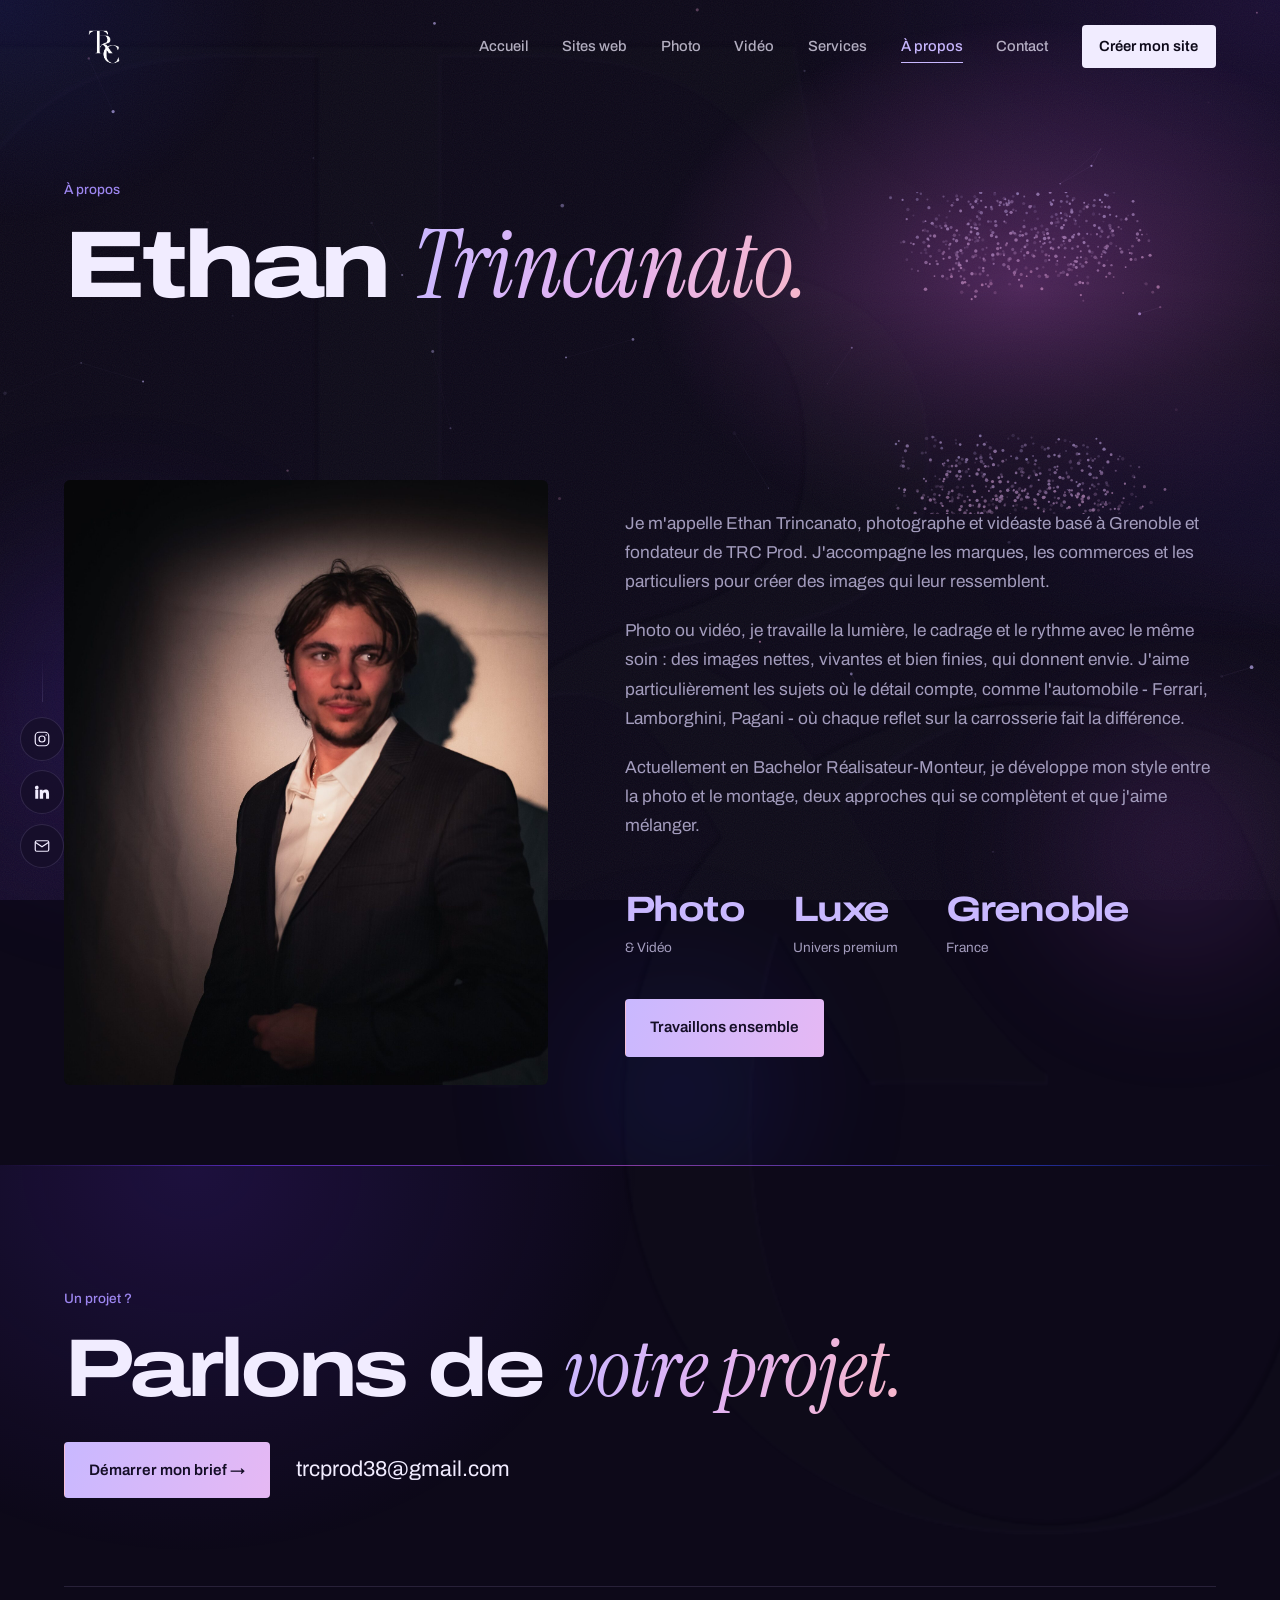
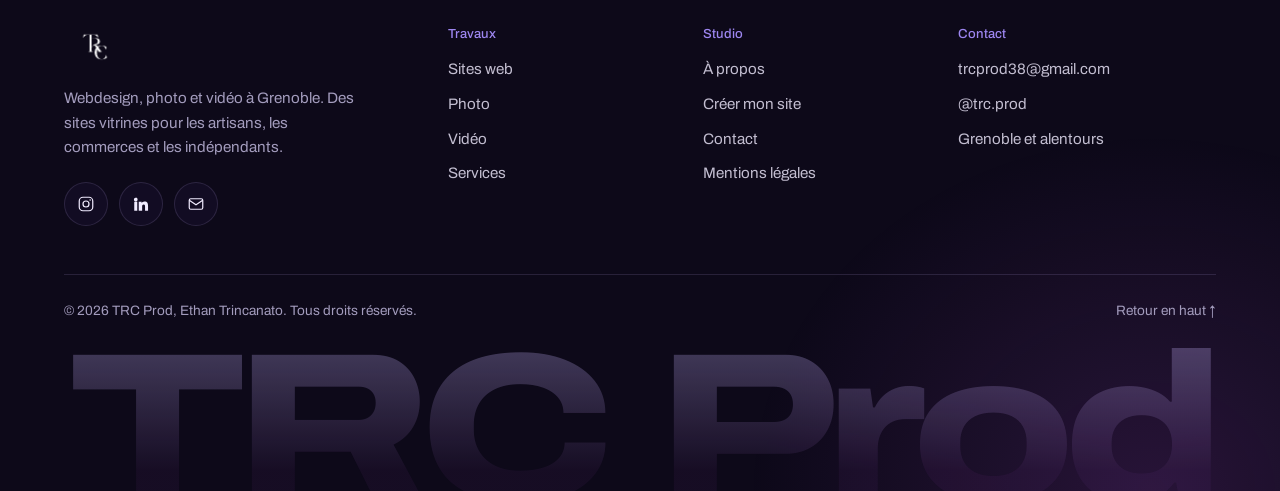
<file: about.html>
<!DOCTYPE html>
<html lang="fr">
<head>
  <meta charset="UTF-8">
  <meta name="viewport" content="width=device-width, initial-scale=1.0">
  <title>À propos — TRC Prod | Ethan Trincanato</title>
  <meta name="description" content="Ethan Trincanato, photographe et vidéaste basé à Grenoble, fondateur de TRC Prod. Photo et vidéo pour marques, commerces et particuliers.">
  <link rel="icon" href="favicon.ico?v=3" sizes="48x48">
  <link rel="icon" type="image/svg+xml" href="favicon.svg?v=3">
  <link rel="icon" type="image/png" sizes="32x32" href="assets/icons/favicon-32.png?v=3">
  <link rel="apple-touch-icon" href="assets/icons/apple-touch-icon.png?v=3">
  <link rel="manifest" href="site.webmanifest">
  <meta name="theme-color" content="#0d0919">
  <meta property="og:type" content="website">
  <meta property="og:locale" content="fr_FR">
  <meta property="og:site_name" content="TRC Prod">
  <meta property="og:title" content="À propos — TRC Prod | Ethan Trincanato">
  <meta property="og:description" content="Photographe et vidéaste basé à Grenoble. Photo et vidéo pour marques, commerces et particuliers.">
  <meta property="og:url" content="https://trc-prod.vercel.app/about.html">
  <meta property="og:image" content="https://trc-prod.vercel.app/assets/img/og-cover.jpg?v=8">
  <meta property="og:image:width" content="1200">
  <meta property="og:image:height" content="630">
  <meta property="og:image:type" content="image/jpeg">
  <meta name="twitter:card" content="summary_large_image">
  <link rel="canonical" href="https://trc-prod.vercel.app/about.html">
  <link rel="preconnect" href="https://fonts.googleapis.com">
  <link rel="preconnect" href="https://fonts.gstatic.com" crossorigin>
  <link href="https://fonts.googleapis.com/css2?family=Archivo:wdth,wght@62..125,300..900&amp;family=Instrument+Serif:ital@0;1&amp;display=swap" rel="stylesheet">
  <link rel="stylesheet" href="css/style.css?v=67">
</head>
<body>
  <header class="header">
    <a href="index.html" class="header__logo"><img src="assets/brand/logo-white.png" alt="TRC Prod"></a>
    <button class="nav__toggle" aria-label="Menu"><span></span><span></span><span></span></button>
    <nav class="nav">
      <a href="index.html">Accueil</a>
      <a href="web.html">Sites web</a>
      <a href="photo.html">Photo</a>
      <a href="video.html">Vidéo</a>
      <a href="services.html">Services</a>
      <a href="about.html" class="active">À propos</a>
      <a href="contact.html">Contact</a>
      <a href="brief.html" class="nav__cta">Créer mon site</a>
    </nav>
  </header>

  <section class="page-head page-head--about">
    <div class="emblem" aria-hidden="true"></div>
    <div class="container">
      <span class="eyebrow">À propos</span>
      <h1>Ethan <em>Trincanato.</em></h1>
    </div>
  </section>

  <section class="section section--tight" data-deco="orbes">
    <div class="container">
      <div class="about">
        <div class="about__img reveal">
          <img src="assets/img/ethan-portrait.jpg" alt="Ethan Trincanato">
        </div>
        <div class="reveal about__bio">
          <p>Je m'appelle Ethan Trincanato, photographe et vidéaste basé à Grenoble et fondateur de TRC Prod. J'accompagne les marques, les commerces et les particuliers pour créer des images qui leur ressemblent.</p>
          <p>Photo ou vidéo, je travaille la lumière, le cadrage et le rythme avec le même soin : des images nettes, vivantes et bien finies, qui donnent envie. J'aime particulièrement les sujets où le détail compte, comme l'automobile - Ferrari, Lamborghini, Pagani - où chaque reflet sur la carrosserie fait la différence.</p>
          <p>Actuellement en Bachelor Réalisateur-Monteur, je développe mon style entre la photo et le montage, deux approches qui se complètent et que j'aime mélanger.</p>
          <div class="stats">
            <div><div class="stats__num">Photo</div><div class="stats__label">&amp; Vidéo</div></div>
            <div><div class="stats__num">Luxe</div><div class="stats__label">Univers premium</div></div>
            <div><div class="stats__num">Grenoble</div><div class="stats__label">France</div></div>
          </div>
          <p style="margin-top:2.5rem;"><a href="contact.html" class="btn btn--solid">Travaillons ensemble</a></p>
        </div>
      </div>
    </div>
  </section>

  <footer class="footer">
    <div class="container">
      <div class="footer__cta">
        <span class="eyebrow">Un projet ?</span>
        <h2>Parlons de <em>votre projet.</em></h2>
        <div class="footer__actions">
          <a href="brief.html" class="btn btn--solid">Démarrer mon brief →</a>
          <a href="mailto:trcprod38@gmail.com" class="footer__mail">trcprod38@gmail.com</a>
        </div>
      </div>

      <div class="footer__grid">
        <div class="footer__brand">
          <a href="index.html" class="footer__logo"><img src="assets/brand/logo-white.png" alt="TRC Prod"></a>
          <p>Webdesign, photo et vidéo à Grenoble. Des sites vitrines pour les artisans, les commerces et les indépendants.</p>
          <div class="footer__social"></div>
        </div>
        <div class="footer__col">
          <h3>Travaux</h3>
          <a href="web.html">Sites web</a>
          <a href="photo.html">Photo</a>
          <a href="video.html">Vidéo</a>
          <a href="services.html">Services</a>
        </div>
        <div class="footer__col">
          <h3>Studio</h3>
          <a href="about.html">À propos</a>
          <a href="brief.html">Créer mon site</a>
          <a href="contact.html">Contact</a>
          <a href="mentions-legales.html">Mentions légales</a>
        </div>
        <div class="footer__col">
          <h3>Contact</h3>
          <a href="mailto:trcprod38@gmail.com">trcprod38@gmail.com</a>
          <a href="https://instagram.com/trc.prod" target="_blank" rel="noopener">@trc.prod</a>
          <span>Grenoble et alentours</span>
        </div>
      </div>

      <div class="footer__bottom">
        <span>© <span data-year></span> TRC Prod, Ethan Trincanato. Tous droits réservés.</span>
        <a href="#" class="footer__top" onclick="window.scrollTo({top:0,behavior:'smooth'});return false;">Retour en haut ↑</a>
      </div>
    </div>
    <div class="footer__word" aria-hidden="true">TRC Prod</div>
  </footer>

  <script src="js/main.js?v=54"></script>
</body>
</html>
</file>
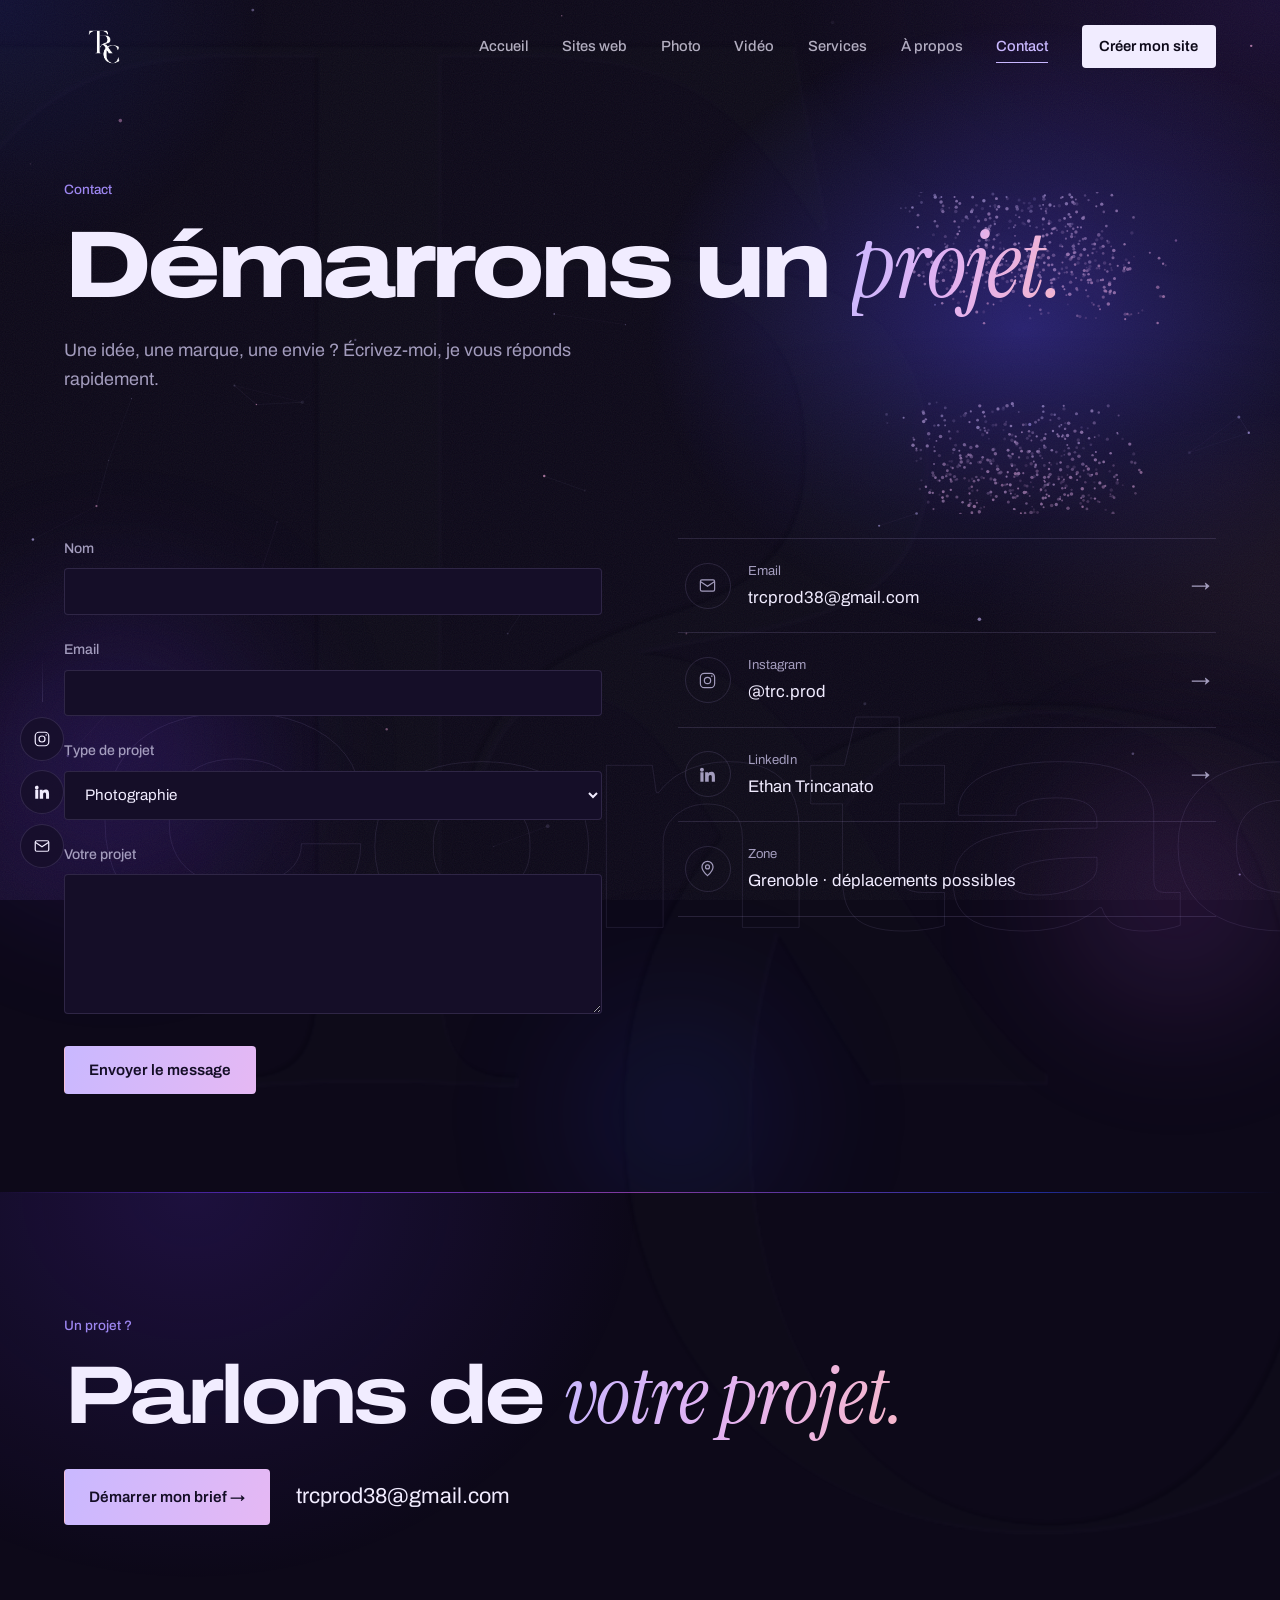
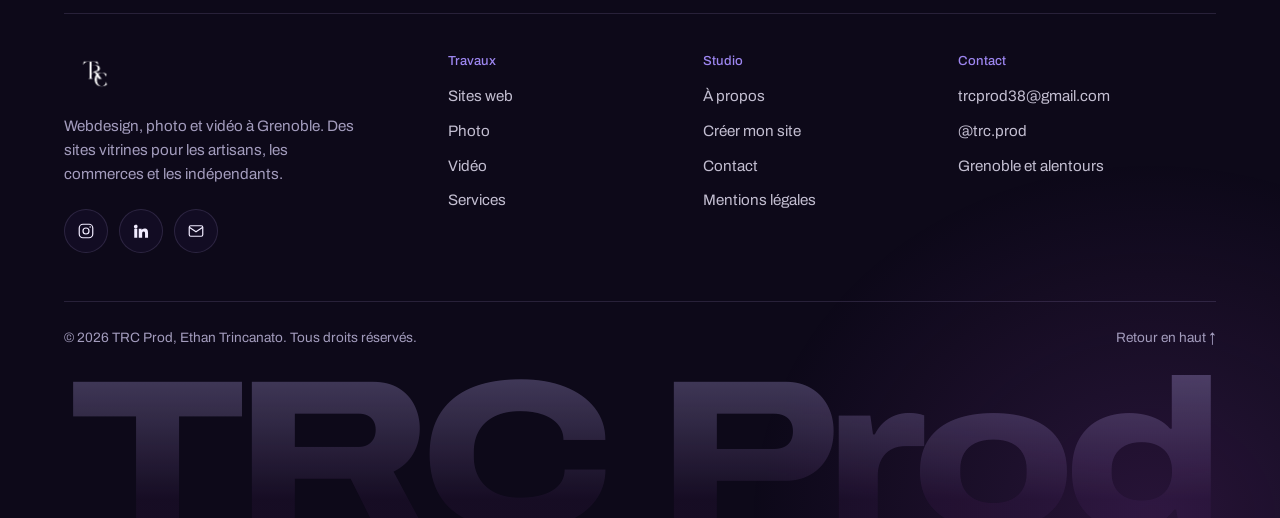
<file: contact.html>
<!DOCTYPE html>
<html lang="fr">
<head>
  <meta charset="UTF-8">
  <meta name="viewport" content="width=device-width, initial-scale=1.0">
  <title>Contact — TRC Prod | Ethan Trincanato</title>
  <meta name="description" content="Contactez Ethan Trincanato / TRC Prod à Grenoble pour votre projet photo ou vidéo : marques, commerces, mariage et événements.">
  <link rel="icon" href="favicon.ico?v=3" sizes="48x48">
  <link rel="icon" type="image/svg+xml" href="favicon.svg?v=3">
  <link rel="icon" type="image/png" sizes="32x32" href="assets/icons/favicon-32.png?v=3">
  <link rel="apple-touch-icon" href="assets/icons/apple-touch-icon.png?v=3">
  <link rel="manifest" href="site.webmanifest">
  <meta name="theme-color" content="#0d0919">
  <meta property="og:type" content="website">
  <meta property="og:locale" content="fr_FR">
  <meta property="og:site_name" content="TRC Prod">
  <meta property="og:title" content="Contact — TRC Prod | Ethan Trincanato">
  <meta property="og:description" content="Parlez-moi de votre projet photo ou vidéo. Je vous réponds rapidement.">
  <meta property="og:url" content="https://trc-prod.vercel.app/contact.html">
  <meta property="og:image" content="https://trc-prod.vercel.app/assets/img/og-cover.jpg?v=8">
  <meta property="og:image:width" content="1200">
  <meta property="og:image:height" content="630">
  <meta property="og:image:type" content="image/jpeg">
  <meta name="twitter:card" content="summary_large_image">
  <link rel="canonical" href="https://trc-prod.vercel.app/contact.html">
  <link rel="preconnect" href="https://fonts.googleapis.com">
  <link rel="preconnect" href="https://fonts.gstatic.com" crossorigin>
  <link href="https://fonts.googleapis.com/css2?family=Archivo:wdth,wght@62..125,300..900&amp;family=Instrument+Serif:ital@0;1&amp;display=swap" rel="stylesheet">
  <link rel="stylesheet" href="css/style.css?v=67">
</head>
<body>
  <header class="header">
    <a href="index.html" class="header__logo"><img src="assets/brand/logo-white.png" alt="TRC Prod"></a>
    <button class="nav__toggle" aria-label="Menu"><span></span><span></span><span></span></button>
    <nav class="nav">
      <a href="index.html">Accueil</a>
      <a href="web.html">Sites web</a>
      <a href="photo.html">Photo</a>
      <a href="video.html">Vidéo</a>
      <a href="services.html">Services</a>
      <a href="about.html">À propos</a>
      <a href="contact.html" class="active">Contact</a>
      <a href="brief.html" class="nav__cta">Créer mon site</a>
    </nav>
  </header>

  <section class="page-head page-head--contact">
    <div class="emblem" aria-hidden="true"></div>
    <div class="container">
      <span class="eyebrow">Contact</span>
      <h1>Démarrons un <em>projet.</em></h1>
      <p class="lead" style="margin:0 auto;">Une idée, une marque, une envie ? Écrivez-moi, je vous réponds rapidement.</p>
    </div>
  </section>

  <section class="section section--tight" data-deco="orbes,mot:Contact">
    <div class="container">
      <div class="contact-grid">
        <!-- Formulaire -->
        <div class="reveal">
          <!-- ⚙️ Formulaire branché sur Formspree (ID : mvzjoqpl) — envoi réel par email vers trcprod38@gmail.com. -->
          <form id="contact-form" action="https://formspree.io/f/mvzjoqpl" method="POST">
            <div class="field">
              <label for="name">Nom</label>
              <input type="text" id="name" name="name" required>
            </div>
            <div class="field">
              <label for="email">Email</label>
              <input type="email" id="email" name="email" required>
            </div>
            <div class="field">
              <label for="type">Type de projet</label>
              <select id="type" name="type">
                <option>Photographie</option>
                <option>Vidéo / Film</option>
                <option>Photo &amp; Vidéo</option>
                <option>Direction artistique</option>
                <option>Autre</option>
              </select>
            </div>
            <div class="field">
              <label for="message">Votre projet</label>
              <textarea id="message" name="message" required></textarea>
            </div>
            <!-- Sujet de l'email reçu + anti-spam (champ piège invisible) -->
            <input type="hidden" name="_subject" value="Nouveau message — site TRC Prod">
            <input type="text" name="_gotcha" tabindex="-1" autocomplete="off" aria-hidden="true" style="position:absolute;left:-9999px;opacity:0;height:0;width:0;">
            <button type="submit" class="btn btn--solid">Envoyer le message</button>
            <p class="form-status" role="status" aria-live="polite"></p>
          </form>
        </div>

        <!-- Infos -->
        <div class="contact-info reveal">
          <a class="contact-row" href="mailto:trcprod38@gmail.com">
            <span class="contact-row__icon">
              <svg viewBox="0 0 24 24" fill="none" stroke="currentColor" stroke-width="1.5"><rect x="3" y="5" width="18" height="14" rx="2"/><path d="m3 7 9 6 9-6"/></svg>
            </span>
            <span class="contact-row__text">
              <span class="contact-row__label">Email</span>
              <span class="contact-row__value">trcprod38@gmail.com</span>
            </span>
            <span class="contact-row__arrow">&rarr;</span>
          </a>
          <a class="contact-row" href="https://instagram.com/trc.prod" target="_blank" rel="noopener">
            <span class="contact-row__icon">
              <svg viewBox="0 0 24 24" fill="none" stroke="currentColor" stroke-width="1.5"><rect x="3" y="3" width="18" height="18" rx="5"/><circle cx="12" cy="12" r="4"/><circle cx="17.5" cy="6.5" r="1" fill="currentColor" stroke="none"/></svg>
            </span>
            <span class="contact-row__text">
              <span class="contact-row__label">Instagram</span>
              <span class="contact-row__value">@trc.prod</span>
            </span>
            <span class="contact-row__arrow">&rarr;</span>
          </a>
          <a class="contact-row" href="https://www.linkedin.com/in/ethan-trincanato" target="_blank" rel="noopener">
            <span class="contact-row__icon">
              <svg viewBox="0 0 24 24" fill="currentColor"><path d="M4.98 3.5A2.5 2.5 0 1 0 5 8.5 2.5 2.5 0 0 0 4.98 3.5zM3 9h4v12H3zM9 9h3.8v1.7h.05c.53-1 1.83-2.05 3.77-2.05 4.03 0 4.78 2.65 4.78 6.1V21h-4v-5.4c0-1.29-.02-2.95-1.8-2.95-1.8 0-2.07 1.4-2.07 2.85V21H9z"/></svg>
            </span>
            <span class="contact-row__text">
              <span class="contact-row__label">LinkedIn</span>
              <span class="contact-row__value">Ethan Trincanato</span>
            </span>
            <span class="contact-row__arrow">&rarr;</span>
          </a>
          <div class="contact-row contact-row--static">
            <span class="contact-row__icon">
              <svg viewBox="0 0 24 24" fill="none" stroke="currentColor" stroke-width="1.5"><path d="M12 21s7-6.3 7-11a7 7 0 1 0-14 0c0 4.7 7 11 7 11z"/><circle cx="12" cy="10" r="2.5"/></svg>
            </span>
            <span class="contact-row__text">
              <span class="contact-row__label">Zone</span>
              <span class="contact-row__value">Grenoble · déplacements possibles</span>
            </span>
          </div>
        </div>
      </div>
    </div>
  </section>

  <footer class="footer">
    <div class="container">
      <div class="footer__cta">
        <span class="eyebrow">Un projet ?</span>
        <h2>Parlons de <em>votre projet.</em></h2>
        <div class="footer__actions">
          <a href="brief.html" class="btn btn--solid">Démarrer mon brief →</a>
          <a href="mailto:trcprod38@gmail.com" class="footer__mail">trcprod38@gmail.com</a>
        </div>
      </div>

      <div class="footer__grid">
        <div class="footer__brand">
          <a href="index.html" class="footer__logo"><img src="assets/brand/logo-white.png" alt="TRC Prod"></a>
          <p>Webdesign, photo et vidéo à Grenoble. Des sites vitrines pour les artisans, les commerces et les indépendants.</p>
          <div class="footer__social"></div>
        </div>
        <div class="footer__col">
          <h3>Travaux</h3>
          <a href="web.html">Sites web</a>
          <a href="photo.html">Photo</a>
          <a href="video.html">Vidéo</a>
          <a href="services.html">Services</a>
        </div>
        <div class="footer__col">
          <h3>Studio</h3>
          <a href="about.html">À propos</a>
          <a href="brief.html">Créer mon site</a>
          <a href="contact.html">Contact</a>
          <a href="mentions-legales.html">Mentions légales</a>
        </div>
        <div class="footer__col">
          <h3>Contact</h3>
          <a href="mailto:trcprod38@gmail.com">trcprod38@gmail.com</a>
          <a href="https://instagram.com/trc.prod" target="_blank" rel="noopener">@trc.prod</a>
          <span>Grenoble et alentours</span>
        </div>
      </div>

      <div class="footer__bottom">
        <span>© <span data-year></span> TRC Prod, Ethan Trincanato. Tous droits réservés.</span>
        <a href="#" class="footer__top" onclick="window.scrollTo({top:0,behavior:'smooth'});return false;">Retour en haut ↑</a>
      </div>
    </div>
    <div class="footer__word" aria-hidden="true">TRC Prod</div>
  </footer>

  <script src="js/main.js?v=54"></script>
</body>
</html>
</file>
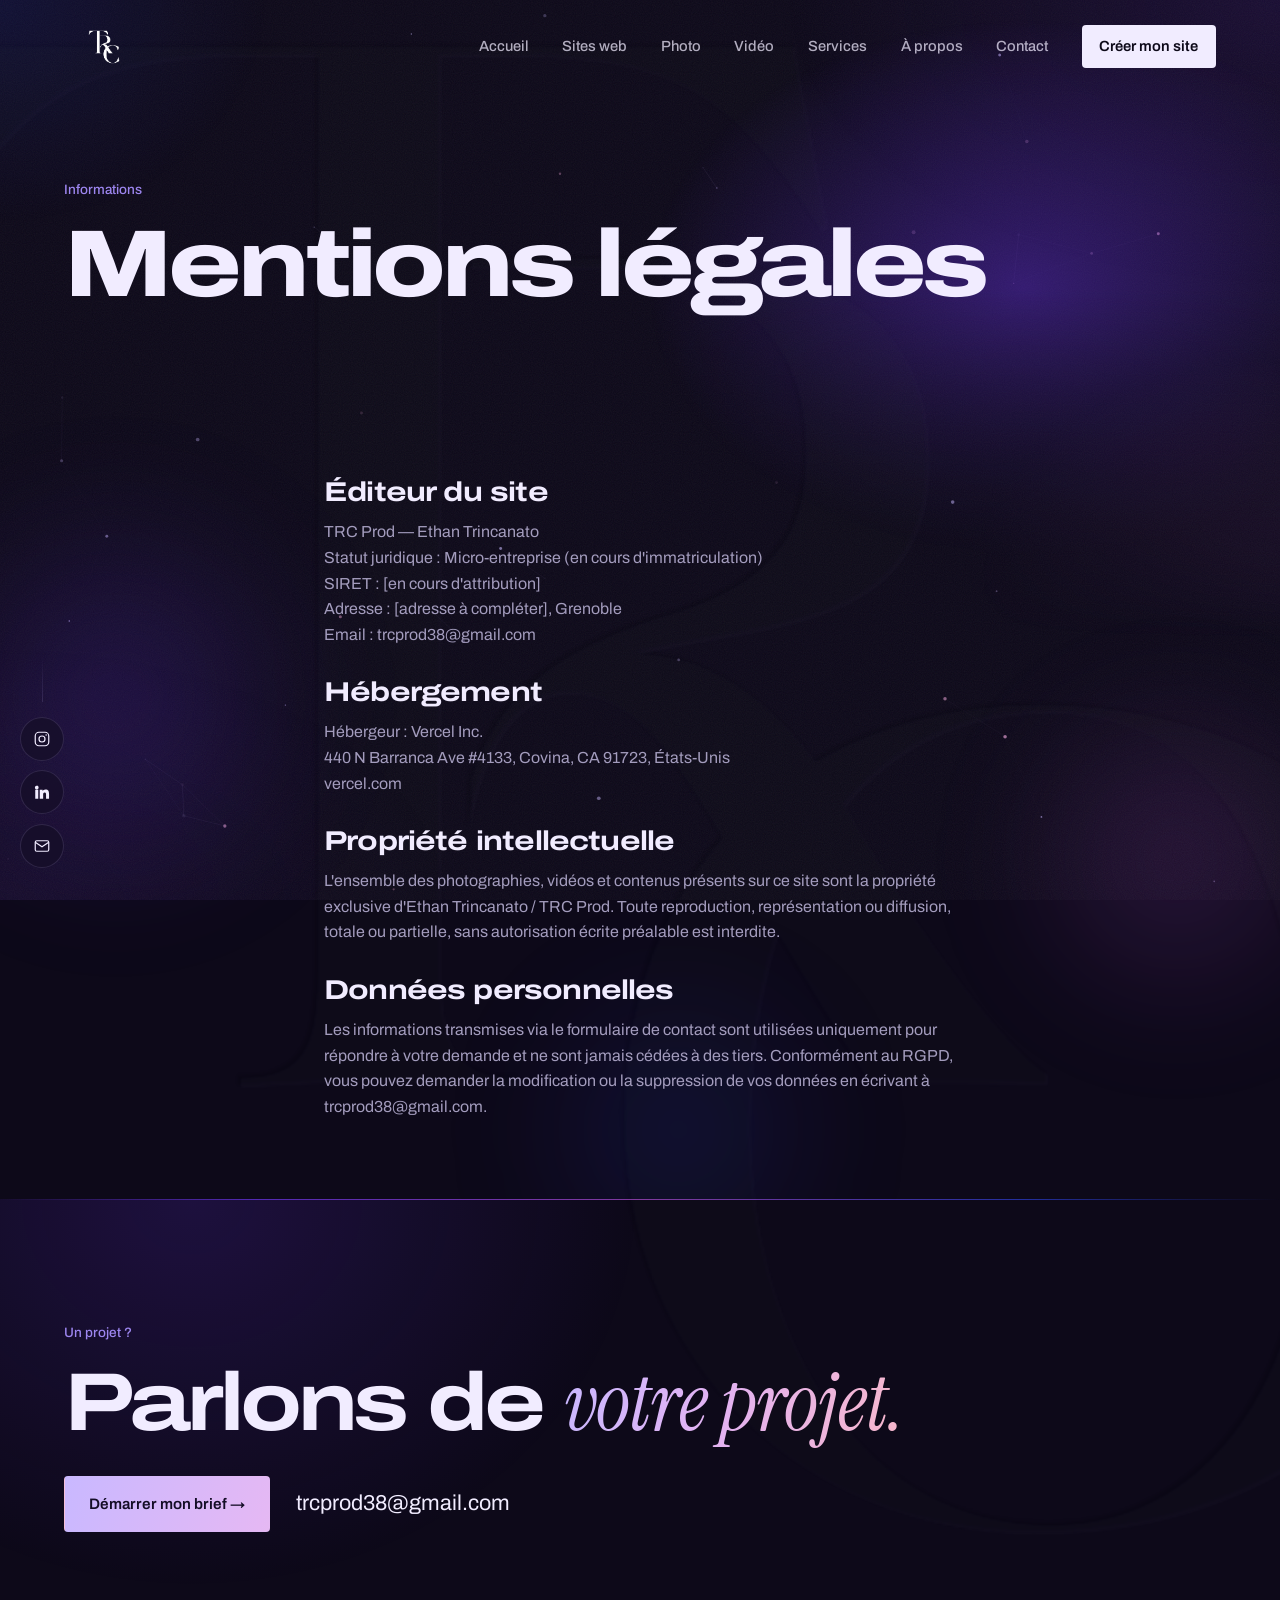
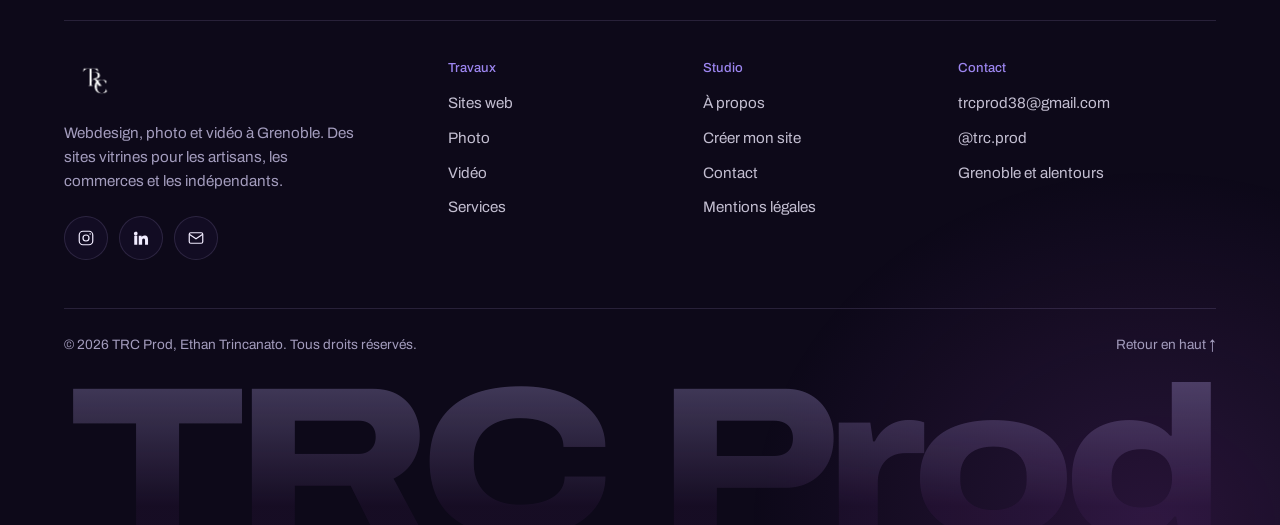
<file: mentions-legales.html>
<!DOCTYPE html>
<html lang="fr">
<head>
  <meta charset="UTF-8">
  <meta name="viewport" content="width=device-width, initial-scale=1.0">
  <title>Mentions légales — TRC Prod</title>
  <meta name="robots" content="noindex">
  <link rel="icon" href="favicon.ico?v=3" sizes="48x48">
  <link rel="icon" type="image/svg+xml" href="favicon.svg?v=3">
  <link rel="icon" type="image/png" sizes="32x32" href="assets/icons/favicon-32.png?v=3">
  <link rel="apple-touch-icon" href="assets/icons/apple-touch-icon.png?v=3">
  <link rel="manifest" href="site.webmanifest">
  <meta name="theme-color" content="#0d0919">
  <link rel="preconnect" href="https://fonts.googleapis.com">
  <link rel="preconnect" href="https://fonts.gstatic.com" crossorigin>
  <link href="https://fonts.googleapis.com/css2?family=Archivo:wdth,wght@62..125,300..900&amp;family=Instrument+Serif:ital@0;1&amp;display=swap" rel="stylesheet">
  <link rel="stylesheet" href="css/style.css?v=67">
</head>
<body>
  <header class="header">
    <a href="index.html" class="header__logo"><img src="assets/brand/logo-white.png" alt="TRC Prod"></a>
    <button class="nav__toggle" aria-label="Menu"><span></span><span></span><span></span></button>
    <nav class="nav">
      <a href="index.html">Accueil</a>
      <a href="web.html">Sites web</a>
      <a href="photo.html">Photo</a>
      <a href="video.html">Vidéo</a>
      <a href="services.html">Services</a>
      <a href="about.html">À propos</a>
      <a href="contact.html">Contact</a>
      <a href="brief.html" class="nav__cta">Créer mon site</a>
    </nav>
  </header>

  <section class="page-head">
    <div class="container">
      <span class="eyebrow">Informations</span>
      <h1>Mentions légales</h1>
    </div>
  </section>

  <section class="section section--tight" data-deco="orbes">
    <div class="container" style="max-width:760px;">
      <!-- ✏️ Ethan : à finaliser dès que ta micro-entreprise est immatriculée (remplace les [crochets]). Obligatoire en France (loi LCEN). -->
      <h3 style="color:var(--c-gold); margin-bottom:0.8rem;">Éditeur du site</h3>
      <p style="color:var(--c-text-dim); margin-bottom:2rem;">
        TRC Prod — Ethan Trincanato<br>
        Statut juridique : Micro-entreprise (en cours d'immatriculation)<br>
        SIRET : [en cours d'attribution]<br>
        Adresse : [adresse à compléter], Grenoble<br>
        Email : <a style="color:var(--c-gold)" href="mailto:trcprod38@gmail.com">trcprod38@gmail.com</a>
      </p>

      <h3 style="color:var(--c-gold); margin-bottom:0.8rem;">Hébergement</h3>
      <p style="color:var(--c-text-dim); margin-bottom:2rem;">
        Hébergeur : Vercel Inc.<br>
        440 N Barranca Ave #4133, Covina, CA 91723, États-Unis<br>
        <a style="color:var(--c-gold)" href="https://vercel.com" target="_blank" rel="noopener">vercel.com</a>
      </p>

      <h3 style="color:var(--c-gold); margin-bottom:0.8rem;">Propriété intellectuelle</h3>
      <p style="color:var(--c-text-dim); margin-bottom:2rem;">
        L'ensemble des photographies, vidéos et contenus présents sur ce site sont la propriété exclusive d'Ethan Trincanato / TRC Prod. Toute reproduction, représentation ou diffusion, totale ou partielle, sans autorisation écrite préalable est interdite.
      </p>

      <h3 style="color:var(--c-gold); margin-bottom:0.8rem;">Données personnelles</h3>
      <p style="color:var(--c-text-dim);">
        Les informations transmises via le formulaire de contact sont utilisées uniquement pour répondre à votre demande et ne sont jamais cédées à des tiers. Conformément au RGPD, vous pouvez demander la modification ou la suppression de vos données en écrivant à trcprod38@gmail.com.
      </p>
    </div>
  </section>

  <footer class="footer">
    <div class="container">
      <div class="footer__cta">
        <span class="eyebrow">Un projet ?</span>
        <h2>Parlons de <em>votre projet.</em></h2>
        <div class="footer__actions">
          <a href="brief.html" class="btn btn--solid">Démarrer mon brief →</a>
          <a href="mailto:trcprod38@gmail.com" class="footer__mail">trcprod38@gmail.com</a>
        </div>
      </div>

      <div class="footer__grid">
        <div class="footer__brand">
          <a href="index.html" class="footer__logo"><img src="assets/brand/logo-white.png" alt="TRC Prod"></a>
          <p>Webdesign, photo et vidéo à Grenoble. Des sites vitrines pour les artisans, les commerces et les indépendants.</p>
          <div class="footer__social"></div>
        </div>
        <div class="footer__col">
          <h3>Travaux</h3>
          <a href="web.html">Sites web</a>
          <a href="photo.html">Photo</a>
          <a href="video.html">Vidéo</a>
          <a href="services.html">Services</a>
        </div>
        <div class="footer__col">
          <h3>Studio</h3>
          <a href="about.html">À propos</a>
          <a href="brief.html">Créer mon site</a>
          <a href="contact.html">Contact</a>
          <a href="mentions-legales.html">Mentions légales</a>
        </div>
        <div class="footer__col">
          <h3>Contact</h3>
          <a href="mailto:trcprod38@gmail.com">trcprod38@gmail.com</a>
          <a href="https://instagram.com/trc.prod" target="_blank" rel="noopener">@trc.prod</a>
          <span>Grenoble et alentours</span>
        </div>
      </div>

      <div class="footer__bottom">
        <span>© <span data-year></span> TRC Prod, Ethan Trincanato. Tous droits réservés.</span>
        <a href="#" class="footer__top" onclick="window.scrollTo({top:0,behavior:'smooth'});return false;">Retour en haut ↑</a>
      </div>
    </div>
    <div class="footer__word" aria-hidden="true">TRC Prod</div>
  </footer>

  <script src="js/main.js?v=54"></script>
</body>
</html>
</file>
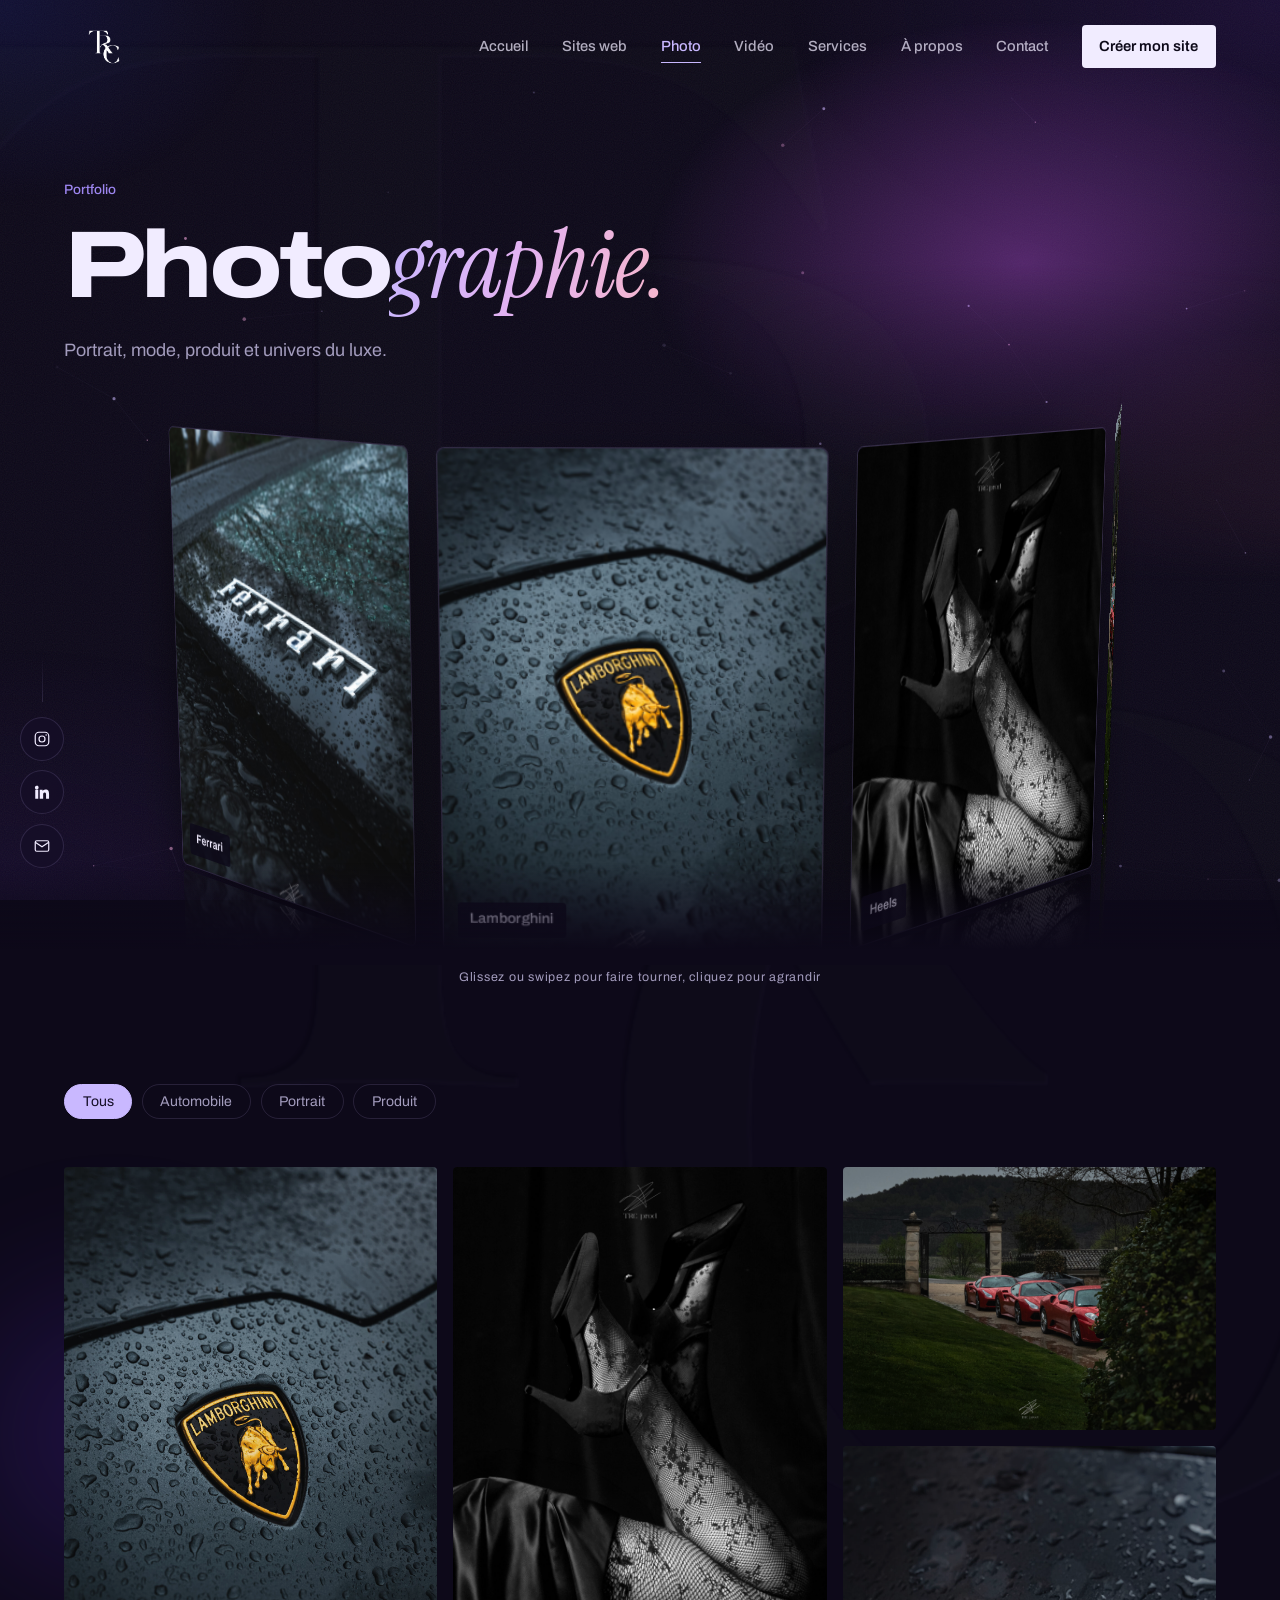
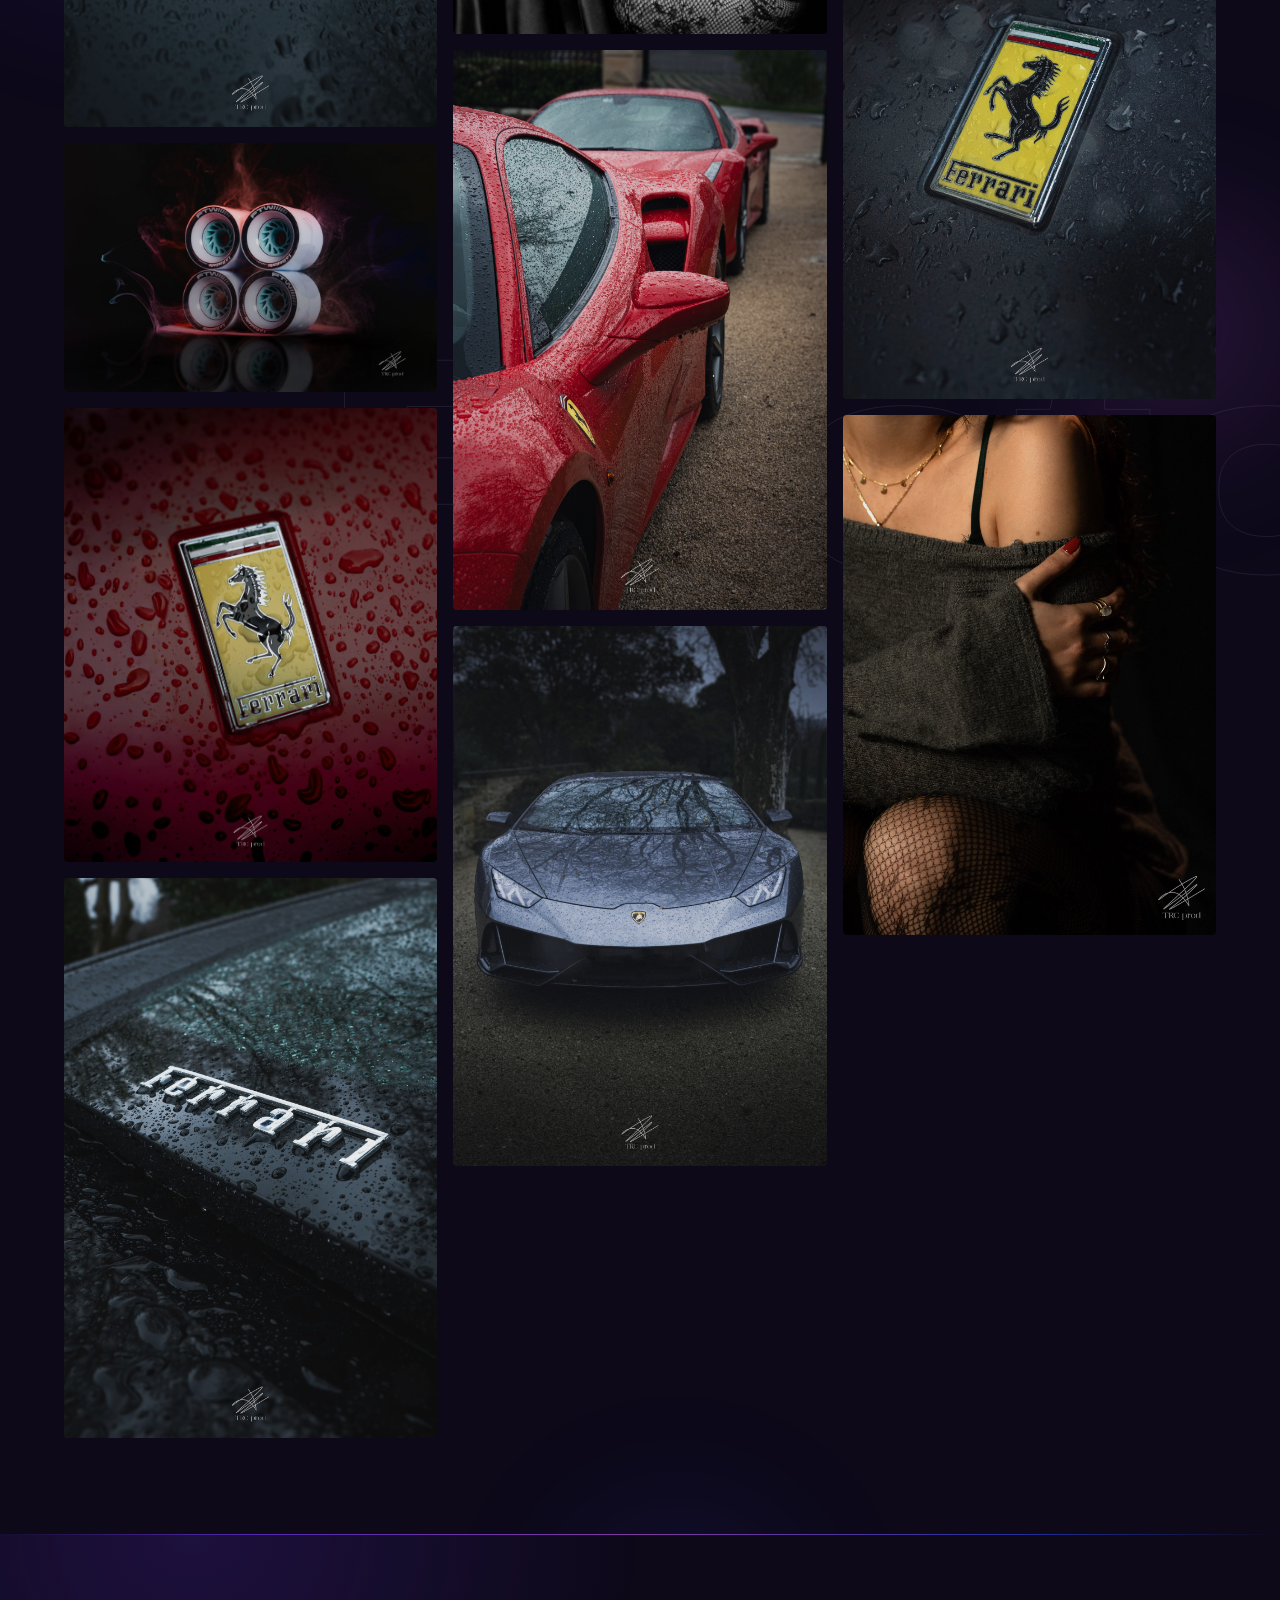
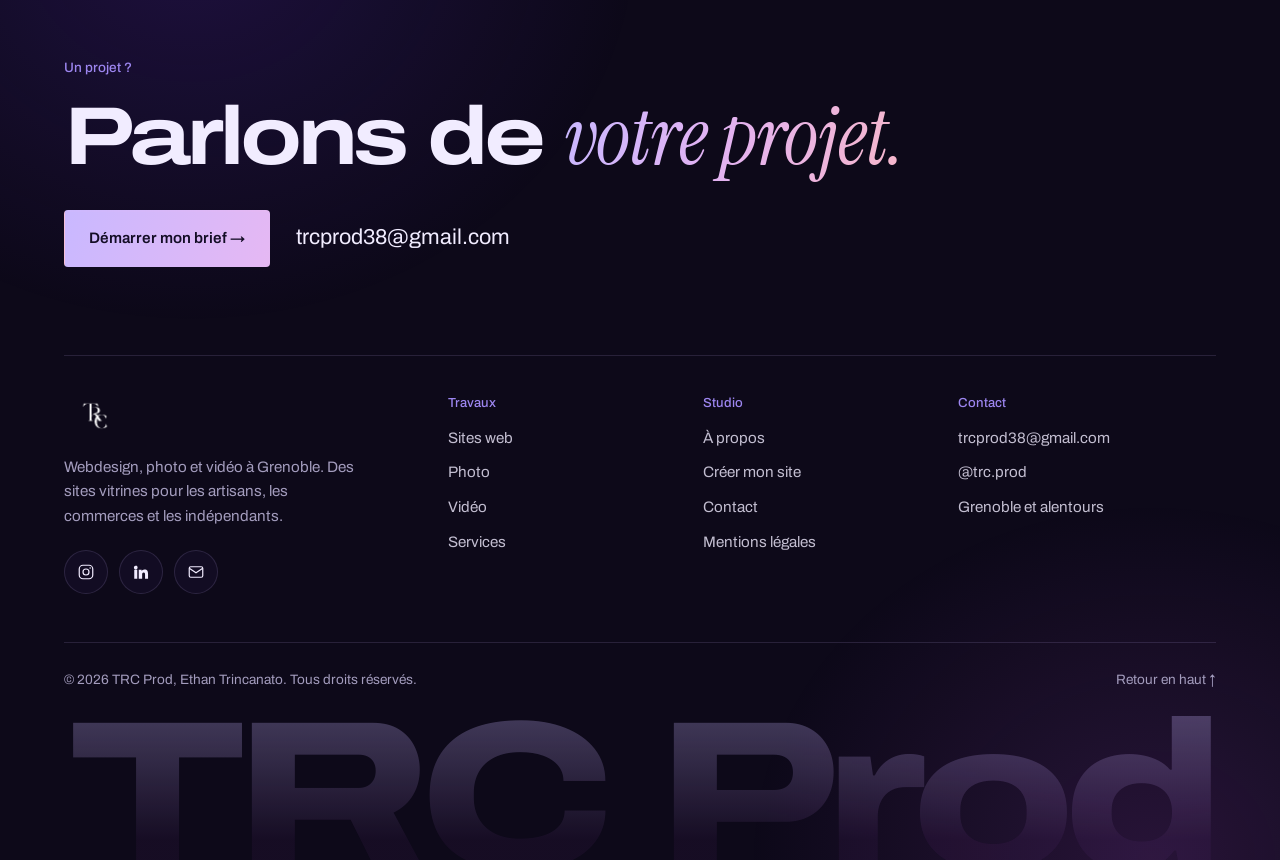
<file: photo.html>
<!DOCTYPE html>
<html lang="fr">
<head>
  <meta charset="UTF-8">
  <meta name="viewport" content="width=device-width, initial-scale=1.0">
  <title>Photographie — TRC Prod | Ethan Trincanato</title>
  <meta name="description" content="Portfolio photo d'Ethan Trincanato à Grenoble : packshot, publicité, mariage, événementiel, automobile et immobilier.">
  <link rel="icon" href="favicon.ico?v=3" sizes="48x48">
  <link rel="icon" type="image/svg+xml" href="favicon.svg?v=3">
  <link rel="icon" type="image/png" sizes="32x32" href="assets/icons/favicon-32.png?v=3">
  <link rel="apple-touch-icon" href="assets/icons/apple-touch-icon.png?v=3">
  <link rel="manifest" href="site.webmanifest">
  <meta name="theme-color" content="#0d0919">
  <meta property="og:type" content="website">
  <meta property="og:locale" content="fr_FR">
  <meta property="og:site_name" content="TRC Prod">
  <meta property="og:title" content="Photographie — TRC Prod | Ethan Trincanato">
  <meta property="og:description" content="Portfolio photo : packshot, publicité, mariage, événementiel, automobile et immobilier.">
  <meta property="og:url" content="https://trc-prod.vercel.app/photo.html">
  <meta property="og:image" content="https://trc-prod.vercel.app/assets/img/og-cover.jpg?v=8">
  <meta property="og:image:width" content="1200">
  <meta property="og:image:height" content="630">
  <meta property="og:image:type" content="image/jpeg">
  <meta name="twitter:card" content="summary_large_image">
  <link rel="canonical" href="https://trc-prod.vercel.app/photo.html">
  <link rel="preconnect" href="https://fonts.googleapis.com">
  <link rel="preconnect" href="https://fonts.gstatic.com" crossorigin>
  <link href="https://fonts.googleapis.com/css2?family=Archivo:wdth,wght@62..125,300..900&amp;family=Instrument+Serif:ital@0;1&amp;display=swap" rel="stylesheet">
  <link rel="stylesheet" href="css/style.css?v=67">
</head>
<body>
  <header class="header">
    <a href="index.html" class="header__logo"><img src="assets/brand/logo-white.png" alt="TRC Prod"></a>
    <button class="nav__toggle" aria-label="Menu"><span></span><span></span><span></span></button>
    <nav class="nav">
      <a href="index.html">Accueil</a>
      <a href="web.html">Sites web</a>
      <a href="photo.html" class="active">Photo</a>
      <a href="video.html">Vidéo</a>
      <a href="services.html">Services</a>
      <a href="about.html">À propos</a>
      <a href="contact.html">Contact</a>
      <a href="brief.html" class="nav__cta">Créer mon site</a>
    </nav>
  </header>

  <section class="page-head page-head--photo">
    <div class="emblem" aria-hidden="true"></div>
    <div class="container">
      <span class="eyebrow">Portfolio</span>
      <h1>Photo<em>graphie.</em></h1>
      <p class="lead" style="margin:0 auto;">Portrait, mode, produit et univers du luxe.</p>
    </div>
  </section>

  <!-- VITRINE 3D (construite depuis le JSON) -->
  <div class="ring3d ring3d--band ring3d--portrait" data-ring data-ring-photos="data/photos.json" data-ring-local data-ring-sans-genre aria-label="Photos, en rotation"></div>
  <p class="ring3d__hint">Glissez ou swipez pour faire tourner, cliquez pour agrandir</p>


  <section class="section section--tight" data-deco="orbes,mot:Photo">
    <div class="container">
      <div class="gallery gallery--masonry" data-gallery="photos" data-src="data/photos.json" data-filters="true"></div>
    </div>
  </section>


  <footer class="footer">
    <div class="container">
      <div class="footer__cta">
        <span class="eyebrow">Un projet ?</span>
        <h2>Parlons de <em>votre projet.</em></h2>
        <div class="footer__actions">
          <a href="brief.html" class="btn btn--solid">Démarrer mon brief →</a>
          <a href="mailto:trcprod38@gmail.com" class="footer__mail">trcprod38@gmail.com</a>
        </div>
      </div>

      <div class="footer__grid">
        <div class="footer__brand">
          <a href="index.html" class="footer__logo"><img src="assets/brand/logo-white.png" alt="TRC Prod"></a>
          <p>Webdesign, photo et vidéo à Grenoble. Des sites vitrines pour les artisans, les commerces et les indépendants.</p>
          <div class="footer__social"></div>
        </div>
        <div class="footer__col">
          <h3>Travaux</h3>
          <a href="web.html">Sites web</a>
          <a href="photo.html">Photo</a>
          <a href="video.html">Vidéo</a>
          <a href="services.html">Services</a>
        </div>
        <div class="footer__col">
          <h3>Studio</h3>
          <a href="about.html">À propos</a>
          <a href="brief.html">Créer mon site</a>
          <a href="contact.html">Contact</a>
          <a href="mentions-legales.html">Mentions légales</a>
        </div>
        <div class="footer__col">
          <h3>Contact</h3>
          <a href="mailto:trcprod38@gmail.com">trcprod38@gmail.com</a>
          <a href="https://instagram.com/trc.prod" target="_blank" rel="noopener">@trc.prod</a>
          <span>Grenoble et alentours</span>
        </div>
      </div>

      <div class="footer__bottom">
        <span>© <span data-year></span> TRC Prod, Ethan Trincanato. Tous droits réservés.</span>
        <a href="#" class="footer__top" onclick="window.scrollTo({top:0,behavior:'smooth'});return false;">Retour en haut ↑</a>
      </div>
    </div>
    <div class="footer__word" aria-hidden="true">TRC Prod</div>
  </footer>

  <script src="js/main.js?v=54"></script>
</body>
</html>
</file>
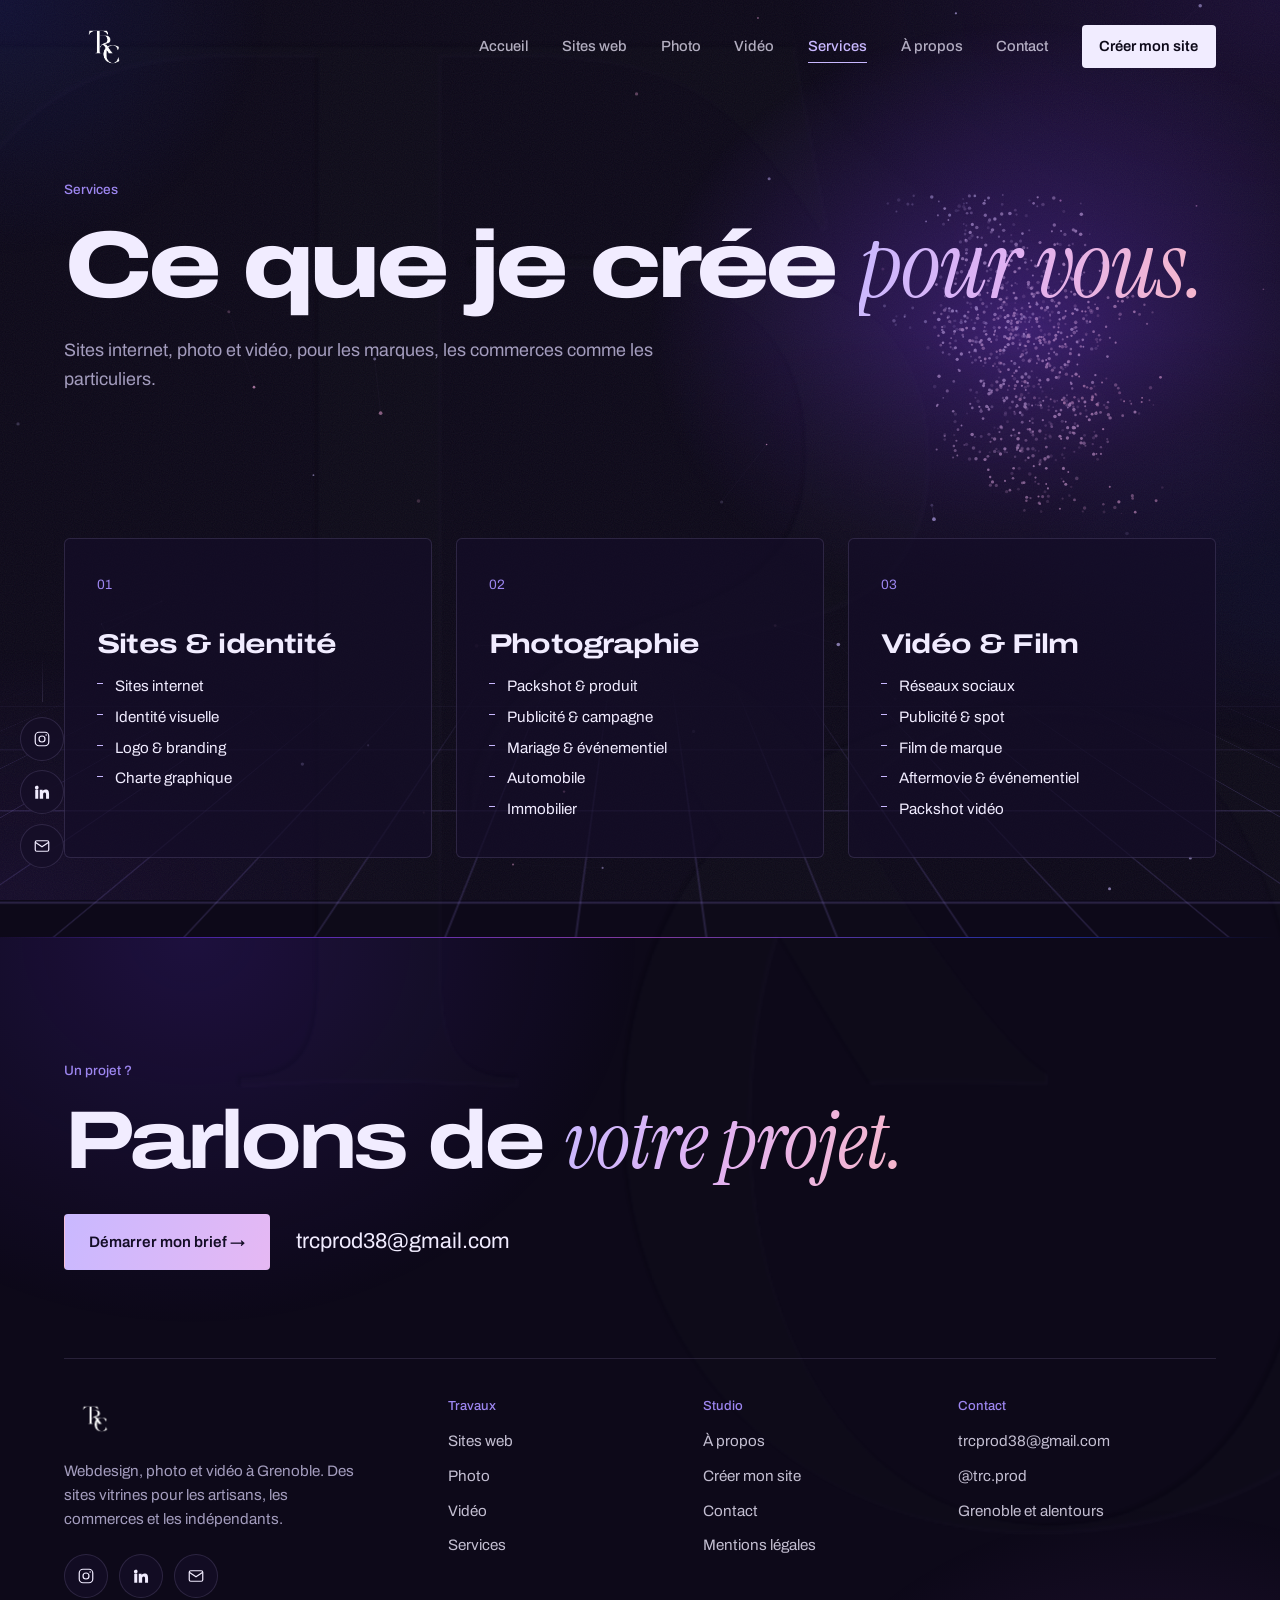
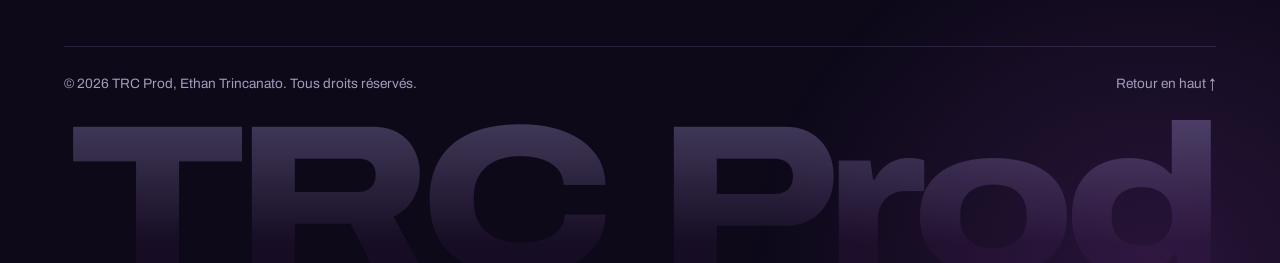
<file: services.html>
<!DOCTYPE html>
<html lang="fr">
<head>
  <meta charset="UTF-8">
  <meta name="viewport" content="width=device-width, initial-scale=1.0">
  <title>Services — TRC Prod | Ethan Trincanato</title>
  <meta name="description" content="Les services d'Ethan Trincanato / TRC Prod à Grenoble : photographie (packshot, publicité, mariage, événementiel), vidéo (réseaux, film de marque) et direction artistique (sites, identité visuelle).">
  <link rel="icon" href="favicon.ico?v=3" sizes="48x48">
  <link rel="icon" type="image/svg+xml" href="favicon.svg?v=3">
  <link rel="icon" type="image/png" sizes="32x32" href="assets/icons/favicon-32.png?v=3">
  <link rel="apple-touch-icon" href="assets/icons/apple-touch-icon.png?v=3">
  <link rel="manifest" href="site.webmanifest">
  <meta name="theme-color" content="#0d0919">
  <meta property="og:type" content="website">
  <meta property="og:locale" content="fr_FR">
  <meta property="og:site_name" content="TRC Prod">
  <meta property="og:title" content="Services — TRC Prod | Ethan Trincanato">
  <meta property="og:description" content="Photographie, vidéo et direction artistique à Grenoble.">
  <meta property="og:url" content="https://trc-prod.vercel.app/services.html">
  <meta property="og:image" content="https://trc-prod.vercel.app/assets/img/og-cover.jpg?v=8">
  <meta property="og:image:width" content="1200">
  <meta property="og:image:height" content="630">
  <meta property="og:image:type" content="image/jpeg">
  <meta name="twitter:card" content="summary_large_image">
  <link rel="canonical" href="https://trc-prod.vercel.app/services.html">
  <link rel="preconnect" href="https://fonts.googleapis.com">
  <link rel="preconnect" href="https://fonts.gstatic.com" crossorigin>
  <link href="https://fonts.googleapis.com/css2?family=Archivo:wdth,wght@62..125,300..900&amp;family=Instrument+Serif:ital@0;1&amp;display=swap" rel="stylesheet">
  <link rel="stylesheet" href="css/style.css?v=67">
</head>
<body>
  <header class="header">
    <a href="index.html" class="header__logo"><img src="assets/brand/logo-white.png" alt="TRC Prod"></a>
    <button class="nav__toggle" aria-label="Menu"><span></span><span></span><span></span></button>
    <nav class="nav">
      <a href="index.html">Accueil</a>
      <a href="web.html">Sites web</a>
      <a href="photo.html">Photo</a>
      <a href="video.html">Vidéo</a>
      <a href="services.html" class="active">Services</a>
      <a href="about.html">À propos</a>
      <a href="contact.html">Contact</a>
      <a href="brief.html" class="nav__cta">Créer mon site</a>
    </nav>
  </header>

  <section class="page-head page-head--services">
    <div class="emblem" aria-hidden="true"></div>
    <div class="container">
      <span class="eyebrow">Services</span>
      <h1>Ce que je crée <em>pour vous.</em></h1>
      <p class="lead" style="margin:0 auto;">Sites internet, photo et vidéo, pour les marques, les commerces comme les particuliers.</p>
    </div>
  </section>

  <section class="section section--tight" data-deco="grille">
    <div class="container">
      <div class="services">
        <div class="service reveal">
          <div class="service__num">01</div>
          <h3>Sites &amp; identité</h3>
          <ul class="service__list">
            <li>Sites internet</li>
            <li>Identité visuelle</li>
            <li>Logo &amp; branding</li>
            <li>Charte graphique</li>
          </ul>
        </div>
        <div class="service reveal">
          <div class="service__num">02</div>
          <h3>Photographie</h3>
          <ul class="service__list">
            <li>Packshot &amp; produit</li>
            <li>Publicité &amp; campagne</li>
            <li>Mariage &amp; événementiel</li>
            <li>Automobile</li>
            <li>Immobilier</li>
          </ul>
        </div>
        <div class="service reveal">
          <div class="service__num">03</div>
          <h3>Vidéo &amp; Film</h3>
          <ul class="service__list">
            <li>Réseaux sociaux</li>
            <li>Publicité &amp; spot</li>
            <li>Film de marque</li>
            <li>Aftermovie &amp; événementiel</li>
            <li>Packshot vidéo</li>
          </ul>
        </div>
      </div>
    </div>
  </section>


  <footer class="footer">
    <div class="container">
      <div class="footer__cta">
        <span class="eyebrow">Un projet ?</span>
        <h2>Parlons de <em>votre projet.</em></h2>
        <div class="footer__actions">
          <a href="brief.html" class="btn btn--solid">Démarrer mon brief →</a>
          <a href="mailto:trcprod38@gmail.com" class="footer__mail">trcprod38@gmail.com</a>
        </div>
      </div>

      <div class="footer__grid">
        <div class="footer__brand">
          <a href="index.html" class="footer__logo"><img src="assets/brand/logo-white.png" alt="TRC Prod"></a>
          <p>Webdesign, photo et vidéo à Grenoble. Des sites vitrines pour les artisans, les commerces et les indépendants.</p>
          <div class="footer__social"></div>
        </div>
        <div class="footer__col">
          <h3>Travaux</h3>
          <a href="web.html">Sites web</a>
          <a href="photo.html">Photo</a>
          <a href="video.html">Vidéo</a>
          <a href="services.html">Services</a>
        </div>
        <div class="footer__col">
          <h3>Studio</h3>
          <a href="about.html">À propos</a>
          <a href="brief.html">Créer mon site</a>
          <a href="contact.html">Contact</a>
          <a href="mentions-legales.html">Mentions légales</a>
        </div>
        <div class="footer__col">
          <h3>Contact</h3>
          <a href="mailto:trcprod38@gmail.com">trcprod38@gmail.com</a>
          <a href="https://instagram.com/trc.prod" target="_blank" rel="noopener">@trc.prod</a>
          <span>Grenoble et alentours</span>
        </div>
      </div>

      <div class="footer__bottom">
        <span>© <span data-year></span> TRC Prod, Ethan Trincanato. Tous droits réservés.</span>
        <a href="#" class="footer__top" onclick="window.scrollTo({top:0,behavior:'smooth'});return false;">Retour en haut ↑</a>
      </div>
    </div>
    <div class="footer__word" aria-hidden="true">TRC Prod</div>
  </footer>

  <script src="js/main.js?v=54"></script>
</body>
</html>
</file>
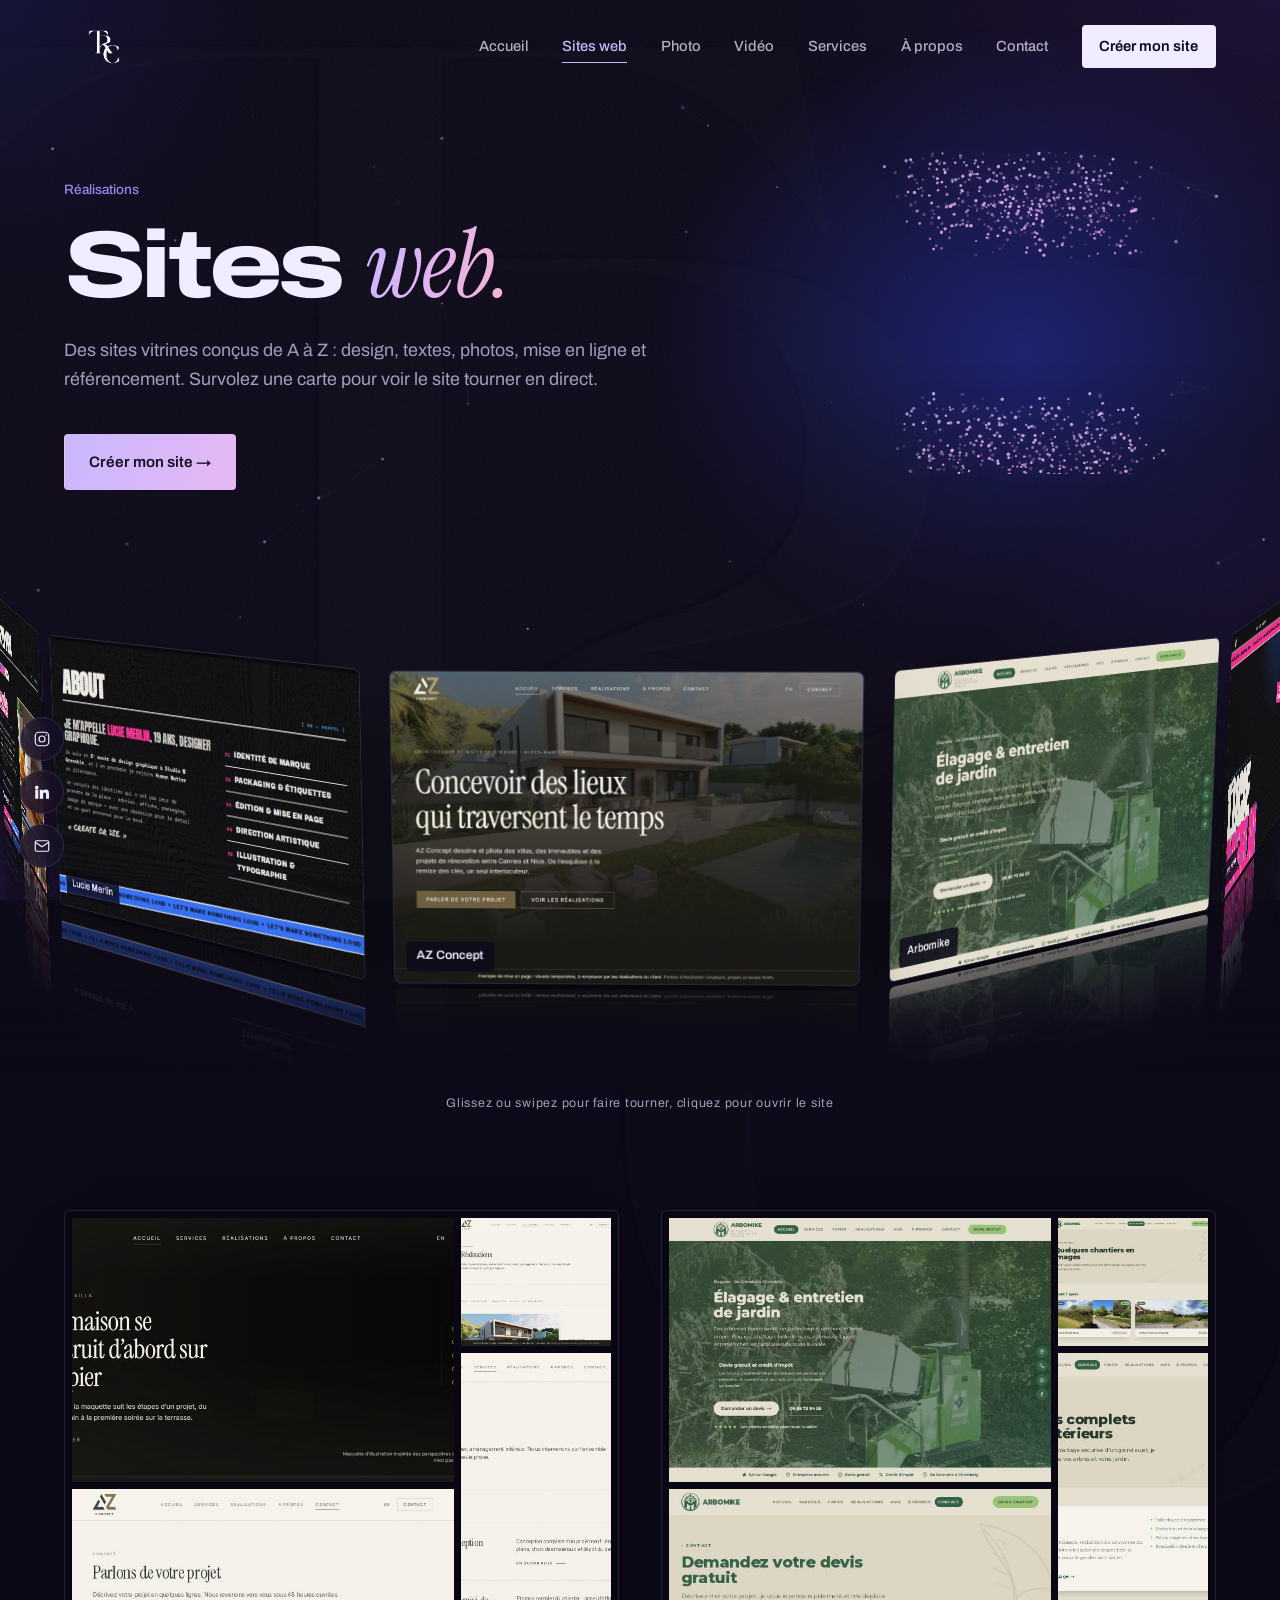
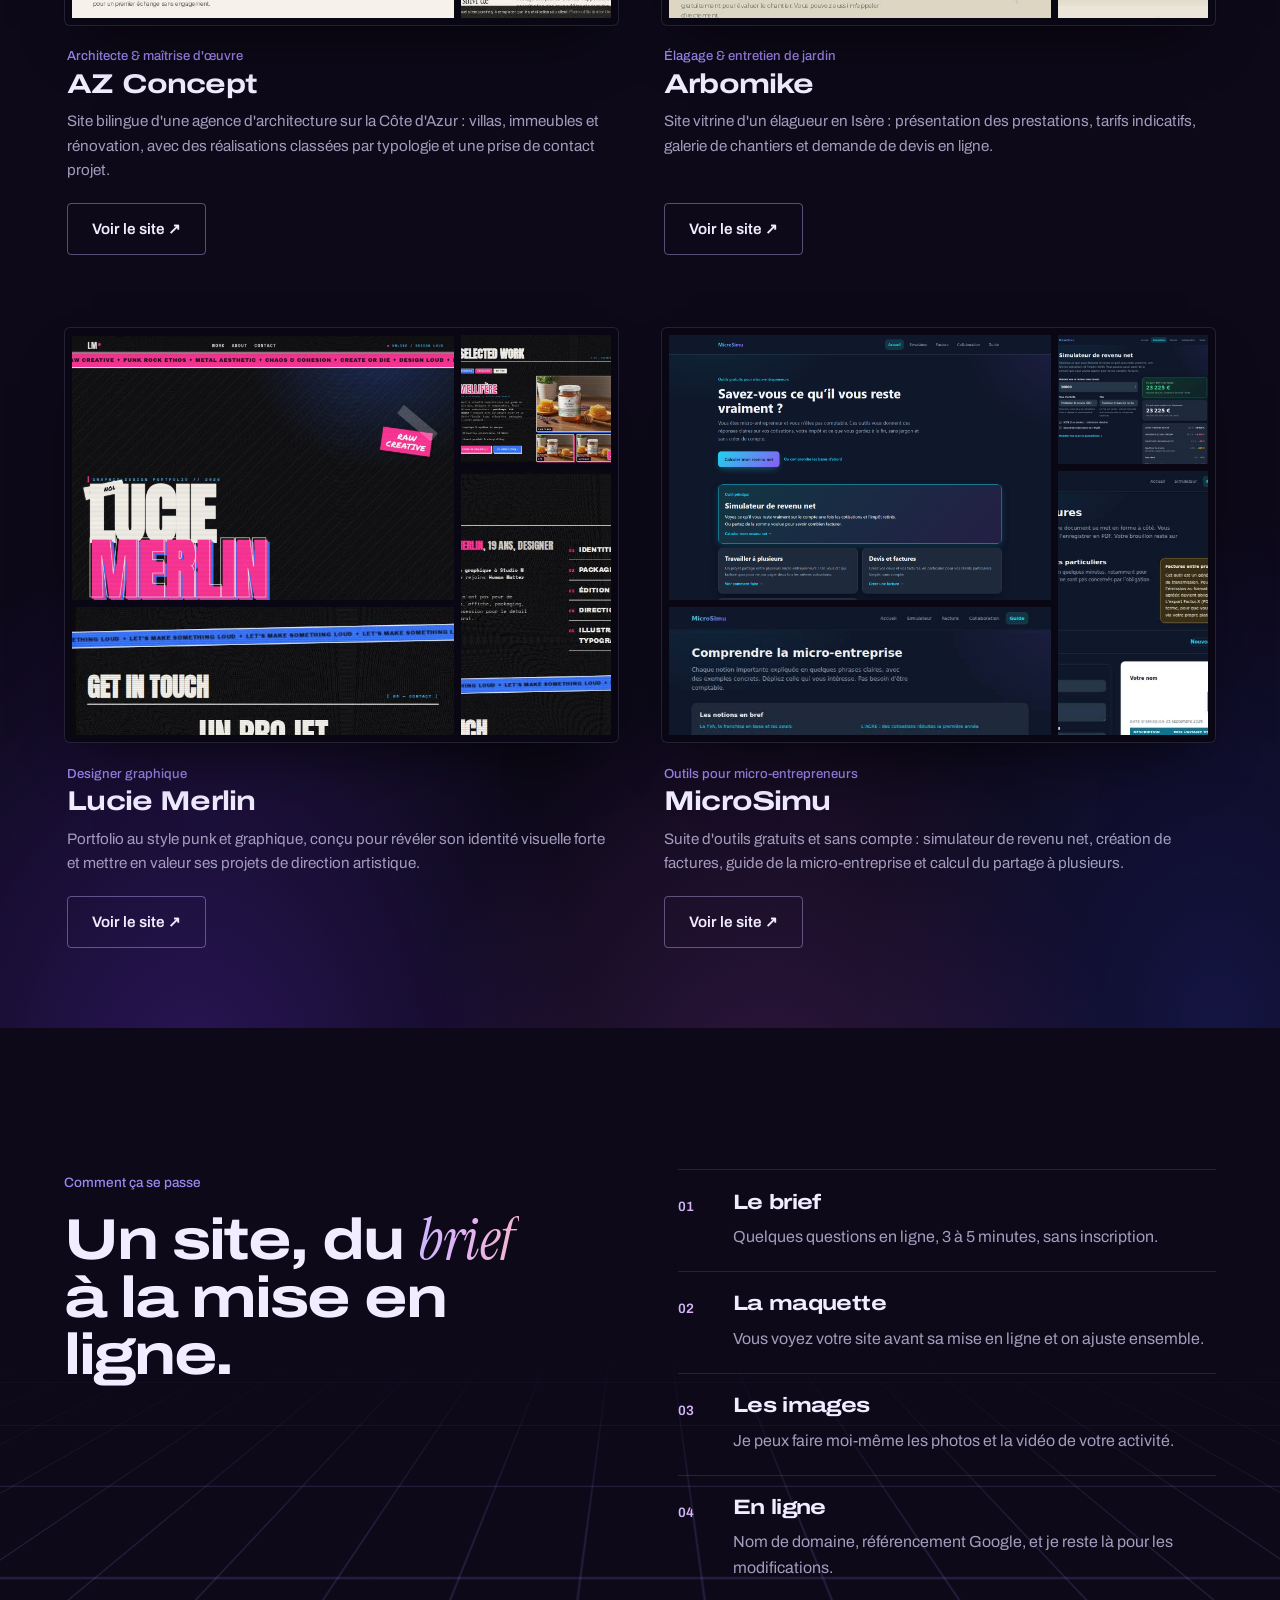
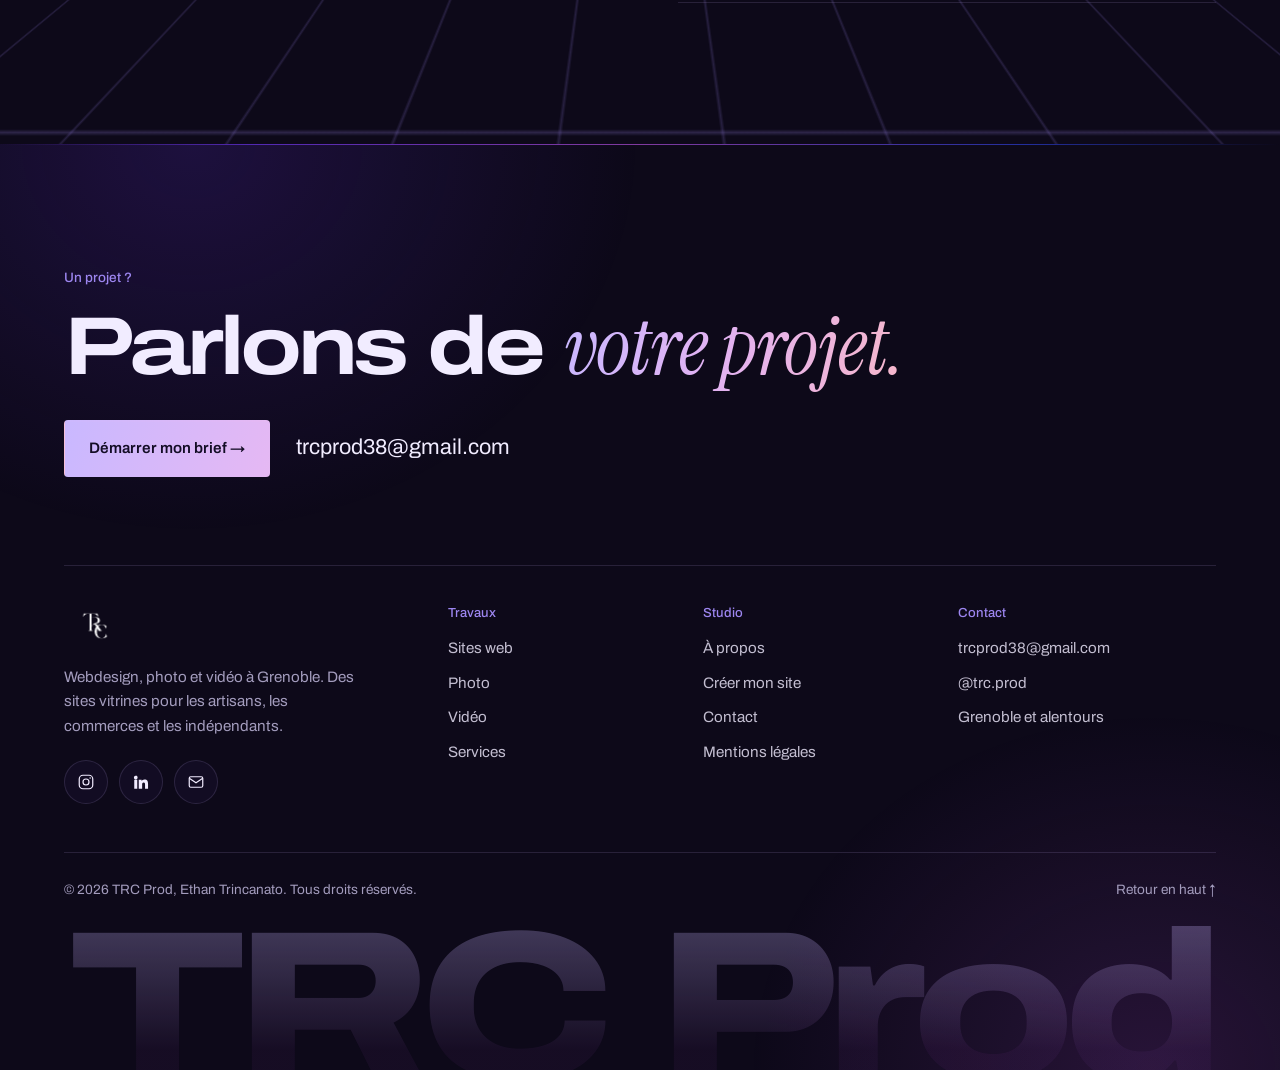
<file: web.html>
<!DOCTYPE html>
<html lang="fr">
<head>
  <meta charset="UTF-8">
  <meta name="viewport" content="width=device-width, initial-scale=1.0">
  <title>Sites web · TRC Prod | Ethan Trincanato</title>
  <meta name="description" content="Sites internet conçus par Ethan Trincanato à Grenoble : sites vitrines pour artisans, commerces et indépendants, du design à la mise en ligne.">
  <link rel="icon" href="favicon.ico?v=3" sizes="48x48">
  <link rel="icon" type="image/svg+xml" href="favicon.svg?v=3">
  <link rel="icon" type="image/png" sizes="32x32" href="assets/icons/favicon-32.png?v=3">
  <link rel="apple-touch-icon" href="assets/icons/apple-touch-icon.png?v=3">
  <link rel="manifest" href="site.webmanifest">
  <meta name="theme-color" content="#0d0919">
  <meta property="og:type" content="website">
  <meta property="og:locale" content="fr_FR">
  <meta property="og:site_name" content="TRC Prod">
  <meta property="og:title" content="Sites web · TRC Prod | Ethan Trincanato">
  <meta property="og:description" content="Sites vitrines conçus de A à Z : design, textes, photos, mise en ligne et référencement.">
  <meta property="og:url" content="https://trc-prod.vercel.app/web.html">
  <meta property="og:image" content="https://trc-prod.vercel.app/assets/img/og-cover.jpg?v=8">
  <meta property="og:image:width" content="1200">
  <meta property="og:image:height" content="630">
  <meta property="og:image:type" content="image/jpeg">
  <meta name="twitter:card" content="summary_large_image">
  <link rel="canonical" href="https://trc-prod.vercel.app/web.html">
  <link rel="preconnect" href="https://fonts.googleapis.com">
  <link rel="preconnect" href="https://fonts.gstatic.com" crossorigin>
  <link href="https://fonts.googleapis.com/css2?family=Archivo:wdth,wght@62..125,300..900&amp;family=Instrument+Serif:ital@0;1&amp;display=swap" rel="stylesheet">
  <link rel="stylesheet" href="css/style.css?v=67">
</head>
<body>
  <header class="header">
    <a href="index.html" class="header__logo"><img src="assets/brand/logo-white.png" alt="TRC Prod"></a>
    <button class="nav__toggle" aria-label="Menu"><span></span><span></span><span></span></button>
    <nav class="nav">
      <a href="index.html">Accueil</a>
      <a href="web.html" class="active">Sites web</a>
      <a href="photo.html">Photo</a>
      <a href="video.html">Vidéo</a>
      <a href="services.html">Services</a>
      <a href="about.html">À propos</a>
      <a href="contact.html">Contact</a>
      <a href="brief.html" class="nav__cta">Créer mon site</a>
    </nav>
  </header>

  <section class="page-head page-head--web">
    <div class="emblem" aria-hidden="true"></div>
    <div class="container">
      <span class="eyebrow">Réalisations</span>
      <h1>Sites <em>web.</em></h1>
      <p class="lead" style="margin:0 auto;">Des sites vitrines conçus de A à Z : design, textes, photos, mise en ligne et référencement. <span class="si-souris">Survolez une carte pour voir le site tourner en direct.</span></p>
      <p style="margin-top:2.5rem;"><a href="brief.html" class="btn btn--solid">Créer mon site →</a></p>
    </div>
  </section>

  <!-- VITRINE 3D (construite depuis le JSON) -->
  <div class="ring3d ring3d--band" data-ring data-ring-sites="data/sites.json" data-ring-pages data-ring-sans-genre aria-label="Sites et leurs pages, en rotation"></div>
  <p class="ring3d__hint">Glissez ou swipez pour faire tourner, cliquez pour ouvrir le site</p>


  <section class="section section--tight section--smoke">
    <div class="container">
      <div class="webgrid webgrid--page" data-sites="data/sites.json">
        <!-- Les cartes sont construites depuis data/sites.json.
             Pour ajouter un site ou changer l'ordre : ouvre admin-sites.html. -->
      </div>
    </div>
  </section>

  <!-- MÉTHODE -->
  <section class="section" data-deco="grille">
    <div class="container method">
      <div class="reveal">
        <span class="eyebrow">Comment ça se passe</span>
        <h2>Un site, du <em>brief</em><br>à la mise en ligne.</h2>
      </div>
      <ol class="method__steps reveal">
        <li><span class="method__num">01</span><h3>Le brief</h3><p>Quelques questions en ligne, 3 à 5 minutes, sans inscription.</p></li>
        <li><span class="method__num">02</span><h3>La maquette</h3><p>Vous voyez votre site avant sa mise en ligne et on ajuste ensemble.</p></li>
        <li><span class="method__num">03</span><h3>Les images</h3><p>Je peux faire moi-même les photos et la vidéo de votre activité.</p></li>
        <li><span class="method__num">04</span><h3>En ligne</h3><p>Nom de domaine, référencement Google, et je reste là pour les modifications.</p></li>
      </ol>
    </div>
  </section>

  <footer class="footer">
    <div class="container">
      <div class="footer__cta">
        <span class="eyebrow">Un projet ?</span>
        <h2>Parlons de <em>votre projet.</em></h2>
        <div class="footer__actions">
          <a href="brief.html" class="btn btn--solid">Démarrer mon brief →</a>
          <a href="mailto:trcprod38@gmail.com" class="footer__mail">trcprod38@gmail.com</a>
        </div>
      </div>

      <div class="footer__grid">
        <div class="footer__brand">
          <a href="index.html" class="footer__logo"><img src="assets/brand/logo-white.png" alt="TRC Prod"></a>
          <p>Webdesign, photo et vidéo à Grenoble. Des sites vitrines pour les artisans, les commerces et les indépendants.</p>
          <div class="footer__social"></div>
        </div>
        <div class="footer__col">
          <h3>Travaux</h3>
          <a href="web.html">Sites web</a>
          <a href="photo.html">Photo</a>
          <a href="video.html">Vidéo</a>
          <a href="services.html">Services</a>
        </div>
        <div class="footer__col">
          <h3>Studio</h3>
          <a href="about.html">À propos</a>
          <a href="brief.html">Créer mon site</a>
          <a href="contact.html">Contact</a>
          <a href="mentions-legales.html">Mentions légales</a>
        </div>
        <div class="footer__col">
          <h3>Contact</h3>
          <a href="mailto:trcprod38@gmail.com">trcprod38@gmail.com</a>
          <a href="https://instagram.com/trc.prod" target="_blank" rel="noopener">@trc.prod</a>
          <span>Grenoble et alentours</span>
        </div>
      </div>

      <div class="footer__bottom">
        <span>© <span data-year></span> TRC Prod, Ethan Trincanato. Tous droits réservés.</span>
        <a href="#" class="footer__top" onclick="window.scrollTo({top:0,behavior:'smooth'});return false;">Retour en haut ↑</a>
      </div>
    </div>
    <div class="footer__word" aria-hidden="true">TRC Prod</div>
  </footer>

  <script src="js/main.js?v=54"></script>
</body>
</html>
</file>
<file: css/style.css>
/* =========================================================
   TRC PROD — Portfolio Ethan Trincanato
   DA « nuit » : midnight purple, typo large, scène 3D des sites
   ========================================================= */

/* ---------- Variables ---------- */
:root {
  --c-bg:        #0d0919;   /* nuit violette / fond principal */
  --c-bg-2:      #150e28;   /* surface secondaire */
  --c-bg-3:      #1e153a;   /* cartes / hover */
  --c-mid:       #35186b;   /* midnight purple (lumières, halos) */
  --c-accent:    #c9b8ff;   /* lilas clair (accent) */
  --c-accent-soft: #ddd2ff;
  --c-violet:    #9d86f0;   /* violet moyen (numéros, détails) */
  --c-text:      #f1ecff;   /* texte clair */
  --c-text-dim:  #a39cbd;   /* texte secondaire */
  --c-line:      rgba(201, 184, 255, 0.14);
  /* Nuances pour les dégradés (aurore, mots en italique, filets) */
  --c-orchid:    #b24fd8;
  --c-rose:      #f2a7dc;
  --c-blue:      #2c3fd6;
  --c-violet-vif:#6a34e8;
  --grad-text:   linear-gradient(100deg, #c9b8ff 0%, #e2b2f2 45%, #f7b7c9 100%);
  --grad-line:   linear-gradient(90deg, transparent, #6a34e8 20%, #b24fd8 50%, #2c3fd6 80%, transparent);

  --font-display: "Archivo", "Helvetica Neue", Arial, sans-serif;
  --font-serif:   "Instrument Serif", Georgia, serif;
  --font-body:    "Archivo", "Helvetica Neue", Helvetica, Arial, sans-serif;

  --maxw: 1320px;
  --radius: 4px;
  --ease: cubic-bezier(0.22, 1, 0.36, 1);
}

/* ---------- Reset ---------- */
*, *::before, *::after { box-sizing: border-box; margin: 0; padding: 0; }

html { scroll-behavior: smooth; }
section[id] { scroll-margin-top: 90px; }

body {
  background-color: var(--c-bg);
  color: var(--c-text);
  font-family: var(--font-body);
  font-size: 16px;
  line-height: 1.6;
  -webkit-font-smoothing: antialiased;
  overflow-x: hidden;
}

/* Grain fin : couche fixe, derrière le contenu */
body::before {
  content: "";
  position: fixed;
  inset: 0;
  z-index: -1;
  pointer-events: none;
  opacity: 0.06;
  background-image: url("data:image/svg+xml,%3Csvg xmlns='http://www.w3.org/2000/svg' width='180' height='180'%3E%3Cfilter id='n'%3E%3CfeTurbulence type='fractalNoise' baseFrequency='0.9' numOctaves='2' stitchTiles='stitch'/%3E%3C/filter%3E%3Crect width='100%25' height='100%25' filter='url(%23n)'/%3E%3C/svg%3E");
}
/* Halos de nuit : couche fixe composée une seule fois (pas de repeint au scroll) */
body::after {
  content: "";
  position: fixed;
  inset: 0;
  z-index: -3;
  pointer-events: none;
  background-image:
    radial-gradient(55% 45% at 100% 0%, rgba(53, 24, 107, 0.32), transparent 70%),
    radial-gradient(50% 40% at 0% 100%, rgba(53, 24, 107, 0.22), transparent 70%);
}

img { display: block; max-width: 100%; height: auto; }
a { color: inherit; text-decoration: none; }
::selection { background: var(--c-accent); color: var(--c-bg); }

/* ---------- Curseur personnalisé (flèche dessinée, sans JS = sans bug) ---------- */
body {
  cursor: url("data:image/svg+xml,%3Csvg%20xmlns='http://www.w3.org/2000/svg'%20width='24'%20height='24'%20viewBox='0%200%2024%2024'%3E%3Cpath%20d='M5,2.5L5,18.5L9.3,14.5L12.4,21L14.8,19.9L11.8,13.6L17.5,13.6Z'%20fill='%230d0919'%20stroke='%23c9b8ff'%20stroke-width='1.2'%20stroke-linejoin='round'/%3E%3C/svg%3E") 5 3, auto;
}
a, button, .card, .filter, label, select, summary, .to-top {
  cursor: url("data:image/svg+xml,%3Csvg%20xmlns='http://www.w3.org/2000/svg'%20width='24'%20height='24'%20viewBox='0%200%2024%2024'%3E%3Cpath%20d='M5,2.5L5,18.5L9.3,14.5L12.4,21L14.8,19.9L11.8,13.6L17.5,13.6Z'%20fill='%23c9b8ff'%20stroke='%230d0919'%20stroke-width='1.2'%20stroke-linejoin='round'/%3E%3C/svg%3E") 5 3, pointer;
}
input, textarea { cursor: text; }
ul { list-style: none; }

/* ---------- Typo ----------
   Titres en grotesque large (Archivo étiré), un mot en serif italique lilas. */
h1, h2, h3 {
  font-family: var(--font-display);
  font-stretch: 125%;
  font-weight: 700;
  line-height: 1;
  letter-spacing: -0.04em;
}
h1 { font-size: clamp(2.6rem, 7vw, 6rem); font-weight: 800; }
h2 { font-size: clamp(2rem, 4.6vw, 3.6rem); }
h3 { font-size: clamp(1.3rem, 2.2vw, 1.7rem); letter-spacing: -0.03em; }
h1 em, h2 em, h3 em {
  font-family: var(--font-serif);
  font-style: italic; font-weight: 400; font-stretch: 100%;
  letter-spacing: -0.01em;
  color: var(--c-accent);
  /* Dégradé lilas → rose ; la marge évite que l'italique soit rogné */
  background: var(--grad-text);
  -webkit-background-clip: text; background-clip: text;
  -webkit-text-fill-color: transparent;
  padding-right: 0.08em; margin-right: -0.08em;
}

.eyebrow {
  font-family: var(--font-body);
  font-size: 0.85rem;
  font-weight: 500;
  color: var(--c-violet);
  margin-bottom: 1.1rem;
  display: inline-block;
}

.lead { font-size: 1.12rem; color: var(--c-text-dim); max-width: 60ch; }

/* ---------- Layout ---------- */
.container { width: 100%; max-width: var(--maxw); margin: 0 auto; padding: 0 clamp(1rem, 5vw, 4rem); }
.section { padding: clamp(4.5rem, 11vw, 9rem) 0; }
.section--tight { padding: clamp(3rem, 7vw, 5rem) 0; }

/* Section « éclairée » : halos de nuances différentes (violet, orchidée, bleu) */
.section--smoke {
  position: relative;
  background:
    radial-gradient(45% 55% at 15% 105%, rgba(106, 52, 232, 0.30), transparent 70%),
    radial-gradient(40% 50% at 60% 110%, rgba(178, 79, 216, 0.22), transparent 70%),
    radial-gradient(40% 50% at 95% 100%, rgba(44, 63, 214, 0.22), transparent 70%);
}
.section--glow-top {
  background:
    radial-gradient(45% 45% at 85% -5%, rgba(178, 79, 216, 0.16), transparent 70%),
    radial-gradient(40% 40% at 10% 0%, rgba(44, 63, 214, 0.14), transparent 70%);
}
/* Filet dégradé entre deux blocs */
.rule { height: 1px; border: 0; background: var(--grad-line); opacity: 0.7; }

/* ---------- Header / Nav ---------- */
.header {
  position: fixed; top: 0; left: 0; right: 0; z-index: 100;
  display: flex; align-items: center; justify-content: space-between;
  padding: 1.3rem clamp(1rem, 5vw, 4rem);
  transition: background 0.4s var(--ease), padding 0.4s var(--ease);
}
.header.scrolled {
  background: rgba(13, 9, 25, 0.86);
  -webkit-backdrop-filter: blur(14px);
  backdrop-filter: blur(14px);
  padding-top: 0.8rem; padding-bottom: 0.8rem;
  border-bottom: 1px solid var(--c-line);
}
.header__logo img { height: 52px; width: auto; }

.nav { display: flex; align-items: center; gap: 2.1rem; }
.nav a {
  font-size: 0.92rem; font-weight: 500;
  color: var(--c-text); opacity: 0.72; position: relative; padding: 0.3rem 0;
  transition: opacity 0.3s var(--ease), color 0.3s var(--ease);
}
.nav a::after {
  content: ""; position: absolute; left: 0; bottom: 0; height: 1px; width: 0;
  background: var(--c-accent); transition: width 0.3s var(--ease);
}
.nav a:hover, .nav a.active { opacity: 1; }
.nav a.active { color: var(--c-accent); }
.nav a:hover::after, .nav a.active::after { width: 100%; }
/* Dernier lien du menu mis en bouton : l'action principale du site */
.nav a.nav__cta {
  opacity: 1; background: var(--c-text); color: var(--c-bg);
  padding: 0.62rem 1.1rem; border-radius: var(--radius); font-weight: 600;
  transition: background 0.3s var(--ease);
}
.nav a.nav__cta::after { display: none; }
.nav a.nav__cta:hover { background: var(--c-accent); }

.nav__toggle { display: none; background: none; border: 0; cursor: pointer; flex-direction: column; gap: 5px; }
.nav__toggle span { width: 26px; height: 2px; background: var(--c-text); transition: 0.3s var(--ease); }

/* ---------- Boutons ---------- */
.btn {
  display: inline-flex; align-items: center; gap: 0.6rem;
  font-family: var(--font-body); font-size: 0.95rem; font-weight: 600;
  padding: 0.95rem 1.5rem; border: 1px solid rgba(201, 184, 255, 0.4); border-radius: var(--radius);
  color: var(--c-text); background: transparent; cursor: pointer; transition: all 0.35s var(--ease);
}
.btn:hover { border-color: var(--c-accent); background: rgba(201, 184, 255, 0.08); }
.btn--solid {
  background: linear-gradient(110deg, #c9b8ff, #e4b8f4 55%, #f6bfd6); background-size: 180% 100%;
  border-color: transparent; color: #140d26;
}
.btn--solid:hover { background-position: 100% 0; box-shadow: 0 10px 30px -10px rgba(178, 79, 216, 0.6); }

/* ---------- Hero (accueil) : titre + anneau 3D des sites ---------- */
.hero {
  position: relative; min-height: 100vh; min-height: 100svh;
  overflow: hidden; isolation: isolate;
  background:
    radial-gradient(60% 60% at 50% 108%, #4a22a0 0%, rgba(53, 24, 107, 0.55) 35%, transparent 72%);
}
/* Aurore : trois nappes de couleur floues qui dérivent lentement (transform seul, GPU) */
.hero__aurora { position: absolute; inset: -10% -5% 0; z-index: -1; pointer-events: none; filter: blur(70px); opacity: 0.75; }
.hero__aurora span { position: absolute; border-radius: 50%; will-change: transform; }
.hero__aurora span:nth-child(1) { width: 46vw; height: 38vw; left: 48%; top: -8%;  background: radial-gradient(closest-side, rgba(106, 52, 232, 0.55), transparent); animation: aurora1 22s ease-in-out infinite alternate; }
.hero__aurora span:nth-child(2) { width: 40vw; height: 32vw; left: 70%; top: 18%; background: radial-gradient(closest-side, rgba(178, 79, 216, 0.42), transparent); animation: aurora2 27s ease-in-out infinite alternate; }
.hero__aurora span:nth-child(3) { width: 50vw; height: 34vw; left: -8%; top: 38%; background: radial-gradient(closest-side, rgba(44, 63, 214, 0.38), transparent); animation: aurora3 31s ease-in-out infinite alternate; }
@keyframes aurora1 { to { transform: translate(-18vw, 10vh) scale(1.15); } }
@keyframes aurora2 { to { transform: translate(-22vw, -6vh) scale(0.9); } }
@keyframes aurora3 { to { transform: translate(20vw, -12vh) scale(1.1); } }
.hero--pause .hero__aurora span { animation-play-state: paused; }
@media (prefers-reduced-motion: reduce) { .hero__aurora span { animation: none; } }
.hero__copy {
  position: relative; z-index: 4;
  max-width: none; padding-top: clamp(6.5rem, 13vh, 8.5rem);
  display: grid; grid-template-columns: 1fr minmax(300px, 400px); gap: 2rem; align-items: end;
  pointer-events: none;
}
.hero__title {
  font-size: clamp(3.2rem, 8.6vw, 8.6rem); line-height: 0.9; letter-spacing: -0.05em;
}
.hero__side { pointer-events: auto; padding-bottom: 0.6rem; }
.hero__hello { font-size: 1rem; margin-bottom: 1.2rem; }
.hero__side p { font-size: 1.05rem; color: #cfc8e6; }
.hero__actions { display: flex; gap: 0.8rem; flex-wrap: wrap; margin-top: 1.5rem; }

/* Scène 3D : les sites réalisés sur un anneau qui tourne (construit en JS) */
.ring3d {
  position: absolute; left: 0; right: 0; bottom: 0; height: 64%; z-index: 2;
  perspective: 1500px; perspective-origin: 50% 20%;
  cursor: grab; touch-action: pan-y; user-select: none;
}
.ring3d.is-drag { cursor: grabbing; }
.ring3d__ring { position: absolute; left: 50%; top: 42%; transform-style: preserve-3d; will-change: transform; }
.ring3d__panel {
  position: absolute; width: 440px; height: 300px; left: -220px; top: -150px;
  backface-visibility: hidden; -webkit-backface-visibility: hidden;
  border-radius: 6px; background: var(--c-bg-3);
  box-shadow: 0 0 0 1px rgba(201, 184, 255, 0.18), 0 30px 80px -20px rgba(0, 0, 0, 0.8);
}
.ring3d__panel img { width: 100%; height: 100%; object-fit: cover; object-position: top; pointer-events: none; border-radius: inherit; }
/* Léger reflet au sol : la même image retournée sous le panneau, qui s'efface vite
   (--src posée par le JS). Marche dans tous les navigateurs, sans -webkit-box-reflect. */
.ring3d__panel::after {
  content: ""; position: absolute; left: 0; right: 0; top: calc(100% + 6px); height: 100%;
  border-radius: inherit; pointer-events: none; transform: scaleY(-1); transform-origin: 50% 50%;
  opacity: 0.5;
  /* Pas de mask-image : dans une scène 3D, Chrome/Opera ne l'affichent pas toujours.
     Le fondu vient d'un dégradé vers la couleur du fond, posé par-dessus l'image. */
  background:
    linear-gradient(to top, rgba(13, 9, 25, 0.1), rgba(13, 9, 25, 0.6) 18%, rgba(13, 9, 25, 0.92) 36%, var(--c-bg) 52%),
    var(--src) center top / cover no-repeat;
}
.ring3d__panel--image::after { background-position: 0 0, center; }
.ring3d__panel--image img { object-position: center; }
.ring3d__panel span i { font-style: normal; color: var(--c-accent); margin-right: 0.45rem; font-weight: 500; }
.ring3d__panel span {
  position: absolute; left: 12px; bottom: 12px; font-size: 0.78rem; font-weight: 600;
  background: rgba(13, 9, 25, 0.82); padding: 0.35rem 0.65rem; border-radius: 3px;
}
/* Fondu du sol vers le fond de page */
.ring3d::after {
  content: ""; position: absolute; left: 0; right: 0; bottom: 0; height: 22%; pointer-events: none;
  background: linear-gradient(transparent, var(--c-bg) 85%);
}
.hero__hint {
  position: absolute; z-index: 4; left: 50%; bottom: 1.4rem; transform: translateX(-50%);
  font-size: 0.78rem; color: var(--c-text-dim); letter-spacing: 0.06em; white-space: nowrap;
}

/* ---------- Méthode (accueil) ---------- */
.method { display: grid; grid-template-columns: 1fr 1fr; gap: clamp(2rem, 6vw, 5rem); align-items: start; }
.method__steps li {
  display: grid; grid-template-columns: 3.4rem 1fr; padding: 1.35rem 0;
  border-bottom: 1px solid var(--c-line);
}
.method__steps li:first-child { border-top: 1px solid var(--c-line); }
.method__num { font-size: 0.85rem; padding-top: 0.3rem; background: var(--grad-text); -webkit-background-clip: text; background-clip: text; -webkit-text-fill-color: transparent; font-weight: 600; }
.method__steps h3 { font-size: 1.3rem; }
.method__steps p { grid-column: 2; color: var(--c-text-dim); margin-top: 0.35rem; }

/* ---------- Galerie (grid) ---------- */
.gallery { display: grid; gap: 1rem; grid-template-columns: repeat(3, 1fr); }
.gallery--2 { grid-template-columns: repeat(2, 1fr); }

.card {
  position: relative; overflow: hidden; background: var(--c-bg-2); border-radius: 4px;
  aspect-ratio: 4/5; cursor: pointer;
}
.card--wide { aspect-ratio: 16/9; }
.card img {
  width: 100%; height: 100%; object-fit: cover;
  transition: transform 0.8s var(--ease), filter 0.6s var(--ease);
  filter: saturate(0.92) brightness(0.92);
}
.card:hover img { transform: scale(1.06); filter: saturate(1) brightness(1); }
.card__overlay {
  position: absolute; inset: 0; display: flex; flex-direction: column; justify-content: flex-end;
  padding: 1.6rem; opacity: 0; transition: opacity 0.4s var(--ease);
  background: linear-gradient(0deg, rgba(13,9,25,0.88) 0%, transparent 60%);
}
.card:hover .card__overlay { opacity: 1; }
.card__title { font-family: var(--font-display); font-stretch: 125%; font-weight: 700; letter-spacing: -0.03em; font-size: 1.3rem; color: #fff; }
.card__tag { font-size: 0.8rem; font-weight: 500; color: var(--c-accent); }
.card__play {
  position: absolute; top: 50%; left: 50%; transform: translate(-50%,-50%);
  width: 64px; height: 64px; border: 1px solid rgba(255,255,255,0.7); border-radius: 50%;
  display: flex; align-items: center; justify-content: center; transition: 0.4s var(--ease);
}
.card:hover .card__play { background: var(--c-accent); border-color: var(--c-accent); }
.card__play::after { content: ""; border-left: 14px solid #fff; border-top: 9px solid transparent; border-bottom: 9px solid transparent; margin-left: 4px; }
.card:hover .card__play::after { border-left-color: var(--c-bg); }

/* ---------- Galerie (format réel, lecture ligne par ligne ←→) ---------- */
.gallery--masonry { align-items: start; }
.gallery--masonry .card { aspect-ratio: auto; }
.gallery--masonry .card img { height: auto; display: block; }

/* ---------- Section titres ---------- */
.section-head { margin-bottom: 3.5rem; max-width: 700px; }
.section-head--center { margin-left: auto; margin-right: auto; text-align: center; }
.section-head h2 + .lead { margin-top: 1.2rem; }
.section-head--center .lead { margin-left: auto; margin-right: auto; }

/* ---------- À propos ---------- */
.about { display: grid; grid-template-columns: 0.9fr 1.1fr; gap: clamp(2rem, 6vw, 5rem); align-items: center; }
.about__img { position: relative; }
.about__img img { width: 100%; aspect-ratio: 4/5; object-fit: cover; border-radius: 6px; }
.about__img::before {
  content: ""; position: absolute; inset: -14px -14px 14px 14px; border: 1px solid rgba(201, 184, 255, 0.35); border-radius: 6px;
  z-index: -1;
}
.about p + p { margin-top: 1.2rem; }
.about__bio p { font-size: 1.08rem; line-height: 1.7; color: var(--c-text-dim); }
.stats { display: flex; gap: 3rem; margin-top: 2.5rem; flex-wrap: wrap; }
.stats__num { font-family: var(--font-display); font-stretch: 125%; font-weight: 700; letter-spacing: -0.04em; font-size: 2.2rem; color: var(--c-accent); }
.stats__label { font-size: 0.85rem; color: var(--c-text-dim); }

/* ---------- Services ---------- */
.services { display: grid; grid-template-columns: repeat(3, 1fr); gap: 1.5rem; }
.service {
  border: 1px solid var(--c-line); border-radius: 6px; padding: 2.2rem 2rem; transition: 0.4s var(--ease);
  background: rgba(21, 14, 40, 0.7);
}
.service:hover { background: var(--c-bg-3); border-color: rgba(201, 184, 255, 0.3); transform: translateY(-6px); }
.service__num { font-size: 0.85rem; color: var(--c-violet); margin-bottom: 2.2rem; }
.service h3 { margin-bottom: 1rem; }
.service p { color: var(--c-text-dim); font-size: 0.95rem; }
.service__list { list-style: none; margin: 0; padding: 0; }
.service__list li {
  position: relative; padding-left: 1.1rem; margin-bottom: 0.4rem;
  color: var(--c-text); font-size: 0.95rem;
}
.service__list li:last-child { margin-bottom: 0; }
.service__list li::before {
  content: ""; position: absolute; left: 0; top: 0.6em;
  width: 6px; height: 1px; background: var(--c-accent);
}

/* ---------- Web / Sites internet ---------- */
/* Galerie de sites réalisés (extensible : un .webproject par site) */
/* Rail horizontal : une seule ligne, défilement aux flèches, en glissant ou au doigt.
   Il sort du bloc de texte pour prendre toute la largeur utile de l'écran, et les
   cartes se dimensionnent pour qu'il en tienne trois sans coupure. */
.webrail {
  position: relative;
  --pad-x: clamp(1.2rem, 5vw, 4rem);
  --card-gap: clamp(1.6rem, 4vw, 2.6rem);
  --rail-w: min(1720px, calc(100vw - var(--sbw, 0px) - 2 * var(--pad-x)));
  --card-w: max(290px, min(540px, calc((var(--rail-w) - 2 * var(--card-gap)) / 3)));
  width: var(--rail-w);
  margin-inline: calc((100% - var(--rail-w)) / 2);
}
.webgrid {
  display: flex;
  align-items: stretch;
  justify-content: safe center;
  gap: var(--card-gap);
  overflow-x: auto;
  overscroll-behavior-x: contain;
  scroll-snap-type: x proximity;
  padding-bottom: 1.4rem;
  scrollbar-width: thin;
  scrollbar-color: var(--c-accent) rgba(255, 255, 255, 0.08);
}
.webgrid:focus-visible { outline: 1px solid var(--c-accent); outline-offset: 8px; }
/* Glisser à la souris : pas d'aimantation ni de sélection de texte pendant le mouvement */
.webrail:not(.webrail--full) .webgrid { cursor: grab; }
.webgrid--drag { cursor: grabbing; scroll-snap-type: none; user-select: none; }
.webgrid--drag * { cursor: grabbing; }
.webgrid::-webkit-scrollbar { height: 5px; }
.webgrid::-webkit-scrollbar-track { background: rgba(255, 255, 255, 0.08); }
.webgrid::-webkit-scrollbar-thumb { background: var(--c-accent); }

/* Flèches de défilement, posées au centre des mosaïques (ratio 4/3) */
.webrail__nav {
  position: absolute; top: calc(var(--card-w) * 0.375); z-index: 5;
  transform: translateY(-50%);
  width: 46px; height: 46px; border-radius: 50%;
  border: 1px solid var(--c-line); background: var(--c-bg-2); color: var(--c-accent);
  font-size: 1.1rem; line-height: 1; cursor: pointer;
  transition: opacity 0.3s var(--ease), background 0.3s var(--ease), color 0.3s var(--ease), border-color 0.3s var(--ease);
}
.webrail__nav--prev { left: calc(var(--card-gap) * -0.5 - 23px); }
.webrail__nav--next { right: calc(var(--card-gap) * -0.5 - 23px); }
.webrail__nav:hover { background: var(--c-accent); color: var(--c-bg); border-color: var(--c-accent); }
.webrail__nav[disabled] { opacity: 0.25; cursor: default; }
.webrail__nav[disabled]:hover { background: var(--c-bg-2); color: var(--c-accent); border-color: var(--c-line); }
/* Pas de flèches quand tout tient à l'écran, ni au doigt (on glisse) */
.webrail--full .webrail__nav { display: none; }
@media (max-width: 1100px) { .webrail__nav { display: none; } }

/* Page « Sites web » : toutes les cartes en grille, sans rail */
.webgrid--page {
  display: grid;
  grid-template-columns: repeat(auto-fill, minmax(min(100%, 440px), 1fr));
  gap: clamp(3rem, 6vw, 4.5rem) clamp(1.6rem, 4vw, 2.6rem);
  overflow: visible;
  padding-bottom: 0;
}
.webgrid--page .webproject { width: auto; }

.webproject {
  flex: 0 0 var(--card-w); width: var(--card-w);
  scroll-snap-align: start;
  display: flex; flex-direction: column;
}
.webcase__media { position: relative; display: block; }
.webproject__info {
  display: flex; flex-direction: column; align-items: flex-start;
  flex: 1;
  padding: 1.2rem 0.2rem 0;
}
.webproject__tag { font-size: 0.82rem; font-weight: 500; color: var(--c-violet); }
.webproject__info h3 { margin: 0.3rem 0 0; }
.webproject__desc { color: var(--c-text-dim); font-size: 0.95rem; line-height: 1.6; margin: 0.7rem 0 1.3rem; }
.webproject__info .btn { margin-top: auto; padding: 0.8rem 1.5rem; }

/* Mosaïque façon Mondrian (« Composition en rouge, jaune, bleu et noir ») */
.mondrian {
  display: grid;
  grid-template-columns: 1.5fr 1fr 1fr;
  grid-template-rows: repeat(3, 1fr);
  grid-template-areas:
    "hero hero    work"
    "hero hero    about"
    "contact contact about";
  gap: 7px; padding: 7px; background: #0a0714; border-radius: 6px;
  aspect-ratio: 4 / 3;
  border: 1px solid rgba(201, 184, 255, 0.14);
  box-shadow: 0 28px 60px -28px rgba(0, 0, 0, 0.75);
  transition: transform 0.5s var(--ease), box-shadow 0.5s var(--ease);
}
.webcase__media:hover .mondrian {
  transform: translateY(-6px);
  box-shadow: 0 40px 72px -28px rgba(0, 0, 0, 0.85);
}
.mondrian__tile { position: relative; overflow: hidden; background: var(--c-bg-3); }
.mondrian__tile--hero    { grid-area: hero; }
.mondrian__tile--work    { grid-area: work; }
.mondrian__tile--about   { grid-area: about; }
.mondrian__tile--contact { grid-area: contact; }

/* Capture de secours (mobile / chargement / animations coupées) */
.mondrian__poster { position: absolute; inset: 0; width: 100%; height: 100%; object-fit: cover; object-position: top center; }

/* Vidéo de tuile : remplace l'aperçu en direct quand le site en fournit une
   (animation 3D filmée, par exemple). Même cadrage que la capture. */
.mondrian__video { position: absolute; inset: 0; width: 100%; height: 100%; object-fit: cover; object-position: top center; }

/* Cadres du site en direct (injectés en JS, mis à l'échelle « bureau ») */
.mondrian__frame { position: absolute; top: 0; left: 0; border: 0; pointer-events: none; }
.mondrian__poster { transition: opacity 0.6s var(--ease); }
.mondrian--on .mondrian__tile.is-pret .mondrian__poster { opacity: 0; transition: opacity 0.6s var(--ease); }

/* Pastille d'invitation + lien cliquable couvrant la mosaïque */
.mondrian__link {
  position: absolute; inset: 0; z-index: 2; display: flex;
  align-items: flex-end; justify-content: flex-start; padding: 1rem;
}
.mondrian__hint {
  font-size: 0.82rem; font-weight: 600; border-radius: 3px;
  color: #140d26; background: var(--c-accent); padding: 0.55rem 0.9rem;
  opacity: 0; transform: translateY(8px); transition: opacity 0.4s var(--ease), transform 0.4s var(--ease);
}
.webcase__media:hover .mondrian__hint { opacity: 1; transform: none; }

/* Version statique (mobile / prefers-reduced-motion) : on garde juste la capture */
.mondrian--static {
  grid-template-columns: 1fr; grid-template-rows: 1fr; grid-template-areas: "hero";
  aspect-ratio: 16 / 13;
}
.mondrian--static .mondrian__tile:not(.mondrian__tile--hero) { display: none; }

/* ---------- CTA bandeau ---------- */
.cta { text-align: center; }
.cta h2 { margin-bottom: 1.5rem; }

/* ---------- Contact ---------- */
.contact-grid { display: grid; grid-template-columns: 1fr 1fr; gap: clamp(2rem, 6vw, 5rem); }
.field { margin-bottom: 1.5rem; }
.field label { display: block; font-size: 0.88rem; font-weight: 500; color: var(--c-text-dim); margin-bottom: 0.5rem; }
.field input, .field textarea, .field select {
  width: 100%; background: var(--c-bg-2); border: 1px solid var(--c-line); border-radius: var(--radius); color: var(--c-text);
  padding: 0.9rem 1rem; font-family: var(--font-body); font-size: 0.95rem; transition: border 0.3s var(--ease);
}
.field input:focus, .field textarea:focus, .field select:focus { outline: none; border-color: var(--c-accent); }
.field textarea { resize: vertical; min-height: 140px; }
.form-status { margin-top: 1.2rem; font-size: 0.95rem; min-height: 1.2em; }
.form-status:empty { margin-top: 0; }
.form-status--ok { color: var(--c-accent); }
.form-status--err { color: #e0867d; }

/* ---------- Bouton retour en haut ---------- */
.to-top {
  position: fixed; right: clamp(1rem, 3vw, 2rem); bottom: clamp(1rem, 3vw, 2rem);
  width: 44px; height: 44px; border-radius: 50%; z-index: 90;
  border: 1px solid var(--c-line); background: var(--c-bg-2); color: var(--c-accent);
  font-size: 1.1rem; line-height: 1; cursor: pointer;
  opacity: 0; visibility: hidden; transform: translateY(12px);
  transition: opacity 0.35s var(--ease), transform 0.35s var(--ease), background 0.3s var(--ease);
}
.to-top.show { opacity: 1; visibility: visible; transform: translateY(0); }
.to-top:hover { background: var(--c-accent); color: var(--c-bg); border-color: var(--c-accent); }

.contact-info { display: flex; flex-direction: column; }
.contact-row {
  display: flex; align-items: center; gap: 1.1rem;
  padding: 1.3rem 0.4rem; border-top: 1px solid var(--c-line);
  color: var(--c-text); transition: background 0.3s var(--ease), padding 0.3s var(--ease);
}
.contact-info .contact-row:last-child { border-bottom: 1px solid var(--c-line); }
.contact-row__icon {
  flex: 0 0 auto; width: 46px; height: 46px; border-radius: 50%;
  border: 1px solid var(--c-line); display: grid; place-items: center;
  color: var(--c-text-dim); transition: color 0.3s var(--ease), border-color 0.3s var(--ease);
}
.contact-row__icon svg { width: 19px; height: 19px; }
.contact-row__text { display: flex; flex-direction: column; gap: 0.25rem; flex: 1; min-width: 0; }
.contact-row__label { font-size: 0.82rem; color: var(--c-text-dim); }
.contact-row__value { color: var(--c-text); font-size: 1.05rem; overflow: hidden; text-overflow: ellipsis; }
.contact-row__arrow { color: var(--c-text-dim); font-size: 1.2rem; transition: transform 0.3s var(--ease), color 0.3s var(--ease); }
a.contact-row:hover { padding-left: 0.9rem; }
a.contact-row:hover .contact-row__icon { color: var(--c-accent); border-color: var(--c-accent); }
a.contact-row:hover .contact-row__value { color: var(--c-accent); }
a.contact-row:hover .contact-row__arrow { color: var(--c-accent); transform: translateX(6px); }
.contact-row--static { cursor: default; }

/* ---------- Footer ----------
   Appel final + colonnes de liens + grand mot-marque coupé en bas. */
.footer {
  position: relative; overflow: hidden; padding: clamp(4.5rem, 10vw, 7.5rem) 0 0;
  background:
    radial-gradient(50% 60% at 15% 0%, rgba(106, 52, 232, 0.18), transparent 70%),
    radial-gradient(45% 55% at 90% 100%, rgba(178, 79, 216, 0.16), transparent 70%);
}
.footer::before { content: ""; position: absolute; left: 0; right: 0; top: 0; height: 1px; background: var(--grad-line); opacity: 0.7; }
.footer__cta h2 { font-size: clamp(2.4rem, 6.4vw, 5.4rem); letter-spacing: -0.05em; }
.footer__actions { display: flex; align-items: center; gap: 1.6rem; flex-wrap: wrap; margin-top: 2rem; }
.footer__mail {
  font-size: clamp(1.05rem, 2vw, 1.35rem); color: var(--c-text);
  background: linear-gradient(var(--c-accent), var(--c-accent)) 0 100% / 0 1px no-repeat;
  transition: background-size 0.4s var(--ease), color 0.3s var(--ease); padding-bottom: 2px;
}
.footer__mail:hover { background-size: 100% 1px; color: var(--c-accent); }

.footer__grid {
  display: grid; grid-template-columns: 1.6fr 1fr 1fr 1.2fr; gap: 2.5rem;
  margin-top: clamp(3.5rem, 8vw, 5.5rem); padding-top: 2.5rem; border-top: 1px solid var(--c-line);
}
.footer__logo img { height: 40px; }
.footer__brand p { color: var(--c-text-dim); font-size: 0.95rem; max-width: 34ch; margin: 1.2rem 0 1.4rem; }
.footer__social { display: flex; gap: 0.7rem; }
.footer__col { display: flex; flex-direction: column; gap: 0.65rem; font-size: 0.95rem; }
.footer__col h3 {
  font-family: var(--font-body); font-stretch: 100%; font-size: 0.82rem; font-weight: 500; letter-spacing: 0;
  color: var(--c-violet); margin-bottom: 0.4rem;
}
.footer__col a, .footer__col span { color: var(--c-text); opacity: 0.8; width: fit-content; transition: opacity 0.3s, color 0.3s; }
.footer__col a:hover { opacity: 1; color: var(--c-accent); }
.footer__bottom {
  margin-top: 3rem; padding: 1.6rem 0; border-top: 1px solid var(--c-line);
  display: flex; justify-content: space-between; flex-wrap: wrap; gap: 1rem; font-size: 0.85rem; color: var(--c-text-dim);
}
.footer__bottom a:hover { color: var(--c-accent); }
/* Grand mot-marque, coupé par le bas de page */
.footer__word {
  font-family: var(--font-display); font-stretch: 125%; font-weight: 800; letter-spacing: -0.06em; line-height: 0.78;
  font-size: clamp(4rem, 16.5vw, 15rem); text-align: center; white-space: nowrap;
  margin-bottom: -0.1em; user-select: none; pointer-events: none;
  background: linear-gradient(180deg, rgba(201, 184, 255, 0.28), rgba(178, 79, 216, 0.06) 75%);
  -webkit-background-clip: text; background-clip: text; -webkit-text-fill-color: transparent;
}
@media (max-width: 900px) {
  .footer__grid { grid-template-columns: 1fr 1fr; }
  .footer__brand { grid-column: 1 / -1; }
}

/* ---------- Page header (sous-pages) ---------- */
.page-head { padding: clamp(8rem, 18vw, 11rem) 0 clamp(2.5rem, 6vw, 4rem); text-align: left; }
.page-head h1 { font-size: clamp(2.8rem, 7.4vw, 6.2rem); letter-spacing: -0.05em; }
.page-head .lead { margin: 0 !important; }
.page-head h1 { margin-bottom: 1.4rem; }

/* ---------- Lightbox ---------- */
.lightbox { position: fixed; inset: 0; z-index: 200; background: rgba(9,6,18,0.96); display: none; align-items: center; justify-content: center; padding: 2rem; }
.lightbox.open { display: flex; }
.lightbox__media { max-width: 92vw; max-height: 88vh; }
.lightbox__media img { max-height: 88vh; width: auto; margin: 0 auto; }
.lightbox__media iframe { width: min(90vw, 1100px); aspect-ratio: 16/9; border: 0; }
.lightbox__close { position: absolute; top: 1.6rem; right: 2rem; background: none; border: 0; color: #fff; font-size: 2rem; cursor: pointer; line-height: 1; }
.lightbox__nav { position: absolute; top: 50%; transform: translateY(-50%); background: none; border: 0; color: #fff; font-size: 2.5rem; cursor: pointer; padding: 1rem; opacity: 0.6; transition: opacity 0.3s; }
.lightbox__nav:hover { opacity: 1; }
.lightbox__nav--prev { left: 1rem; }
.lightbox__nav--next { right: 1rem; }

/* ---------- Animations au scroll ---------- */
.reveal { opacity: 0; transform: translateY(30px); transition: opacity 0.9s var(--ease), transform 0.9s var(--ease); }
.reveal.in { opacity: 1; transform: none; }

/* ---------- Filtres galerie ---------- */
.filters { display: flex; gap: 0.6rem; justify-content: flex-start; flex-wrap: wrap; margin-bottom: 3rem; }
.filter {
  background: none; border: 1px solid var(--c-line); color: var(--c-text-dim);
  padding: 0.55rem 1.1rem; font-size: 0.88rem; font-family: var(--font-body); border-radius: 40px;
  cursor: pointer; transition: 0.3s var(--ease);
}
.filter:hover { border-color: var(--c-accent); color: var(--c-text); }
.filter.active { background: var(--c-accent); border-color: var(--c-accent); color: #140d26; }

/* ---------- Responsive ---------- */
@media (max-width: 900px) {
  /* iPhone/Safari : un header fixed + backdrop-filter disparaît au scroll.
     Sur mobile on utilise un fond plein opaque, sans flou. */
  .header.scrolled {
    background: rgba(13, 9, 25, 0.96);
    -webkit-backdrop-filter: none;
    backdrop-filter: none;
  }
  .gallery, .services { grid-template-columns: repeat(2, 1fr); }
  .about { grid-template-columns: 1fr; }
  .contact-grid { grid-template-columns: 1fr; }
  .nav {
    position: fixed; inset: 0 0 0 auto; width: min(78vw, 340px); flex-direction: column;
    align-items: flex-start; justify-content: center; gap: 1.8rem; padding: 3rem;
    background: var(--c-bg-2); transform: translateX(100%); transition: transform 0.45s var(--ease);
    border-left: 1px solid var(--c-line);
  }
  .nav.open { transform: none; }
  .nav__toggle { display: flex; z-index: 110; }
}
@media (max-width: 560px) {
  /* Galeries photo/vidéo : 2 par ligne sur téléphone (au lieu d'une seule) */
  .gallery, .gallery--2 { grid-template-columns: repeat(2, 1fr); gap: 0.6rem; }
  .services { grid-template-columns: 1fr; }
  /* Stats : garder les 3 sur une seule ligne sur téléphone */
  .stats { gap: 1.1rem; flex-wrap: nowrap; }
  .stats__num { font-size: 1.7rem; }
  .stats__label { font-size: 0.72rem; }
}

/* ---------- Refonte : hero 3D et méthode en petit écran ---------- */
@media (max-width: 900px) {
  .nav a { font-size: 1.05rem; }
  .hero__copy { grid-template-columns: 1fr; gap: 1.3rem; padding-top: 6.2rem; }
  .method { grid-template-columns: 1fr; }
}
@media (max-width: 760px) {
  .ring3d { height: 52%; perspective: 900px; }
  .ring3d__ring { top: 30%; }
  .hero__actions { flex-wrap: nowrap; gap: 0.6rem; }
  .hero__actions .btn { padding: 0.85rem 1.05rem; white-space: nowrap; }
  .ring3d__panel { width: 250px; height: 172px; left: -125px; top: -86px; }
  .hero__hint { display: none; }
}

/* ---------- Réseaux en bulles (injectés par initReseaux) ---------- */
.bubble {
  position: relative; display: inline-grid; place-items: center;
  width: 44px; height: 44px; border-radius: 50%;
  border: 1px solid var(--c-line); background: rgba(21, 14, 40, 0.72);
  color: var(--c-text);
  transition: transform 0.35s var(--ease), background 0.35s var(--ease), border-color 0.35s var(--ease), color 0.35s var(--ease);
}
.bubble__icon { display: grid; place-items: center; }
.bubble svg { width: 18px; height: 18px; }
.bubble:hover {
  transform: translateY(-3px); color: #140d26; border-color: transparent;
  background: linear-gradient(135deg, #c9b8ff, #e4b8f4 55%, #f6bfd6);
}
/* Étiquette qui glisse à côté de la bulle (colonne flottante seulement) */
.bubble__label {
  position: absolute; left: calc(100% + 12px); top: 50%; white-space: nowrap;
  font-size: 0.82rem; font-weight: 500; color: var(--c-text);
  background: var(--c-bg-2); border: 1px solid var(--c-line); border-radius: 4px; padding: 0.3rem 0.6rem;
  opacity: 0; transform: translate(-6px, -50%); pointer-events: none;
  transition: opacity 0.3s var(--ease), transform 0.3s var(--ease);
}
.dock .bubble:hover .bubble__label { opacity: 1; transform: translate(0, -50%); }
.nav__social .bubble__label, .footer__social .bubble__label { display: none; }

.dock {
  position: fixed; left: clamp(0.8rem, 1.6vw, 1.6rem); bottom: clamp(1rem, 3vw, 2rem); z-index: 90;
  display: flex; flex-direction: column; gap: 0.6rem;
}
.dock::before { content: ""; width: 1px; height: 46px; margin: 0 auto 0.3rem; background: linear-gradient(transparent, var(--c-line)); }
.dock { transition: opacity 0.4s var(--ease), transform 0.4s var(--ease); }
.dock--cache { opacity: 0; transform: translateX(-20px); pointer-events: none; }
.dock .bubble { -webkit-backdrop-filter: blur(10px); backdrop-filter: blur(10px); }
.nav__social { display: none; gap: 0.7rem; margin-top: 1rem; }


/* Barre de progression de lecture */
.progress-bar {
  position: fixed; left: 0; right: 0; top: 0; height: 2px; z-index: 120; pointer-events: none;
  transform-origin: 0 50%; transform: scaleX(0);
  background: linear-gradient(90deg, #6a34e8, #b24fd8, #f2a7dc);
}

@media (max-width: 900px) {
  .dock { display: none; }
  .nav__social { display: flex; }
}

/* ---------- Transitions entre pages (navigateurs récents, sinon rien) ---------- */
@view-transition { navigation: auto; }
::view-transition-old(root), ::view-transition-new(root) { animation-duration: 0.35s; }
.header { view-transition-name: entete; }
@media (prefers-reduced-motion: reduce) { @view-transition { navigation: none; } }

/* ---------- Header qui s'efface en descendant ---------- */
.header { transition: background 0.4s var(--ease), padding 0.4s var(--ease), transform 0.45s var(--ease); }
.header--cache { transform: translateY(-110%); }

/* ---------- Bandeau défilant (services) ---------- */
.marquee {
  overflow: hidden; border-block: 1px solid var(--c-line); padding: 1.1rem 0;
  background: linear-gradient(90deg, rgba(106, 52, 232, 0.10), rgba(178, 79, 216, 0.08), rgba(44, 63, 214, 0.10));
  -webkit-mask-image: linear-gradient(90deg, transparent, #000 8%, #000 92%, transparent);
          mask-image: linear-gradient(90deg, transparent, #000 8%, #000 92%, transparent);
}
.marquee__track { display: flex; width: max-content; animation: defile 38s linear infinite; }
.marquee__track span {
  display: inline-flex; align-items: center; gap: 2.2rem; padding-right: 2.2rem; white-space: nowrap;
  font-family: var(--font-display); font-stretch: 125%; font-weight: 700; letter-spacing: -0.03em;
  font-size: clamp(1.3rem, 2.6vw, 2.1rem);
}
.marquee__track em {
  font-family: var(--font-serif); font-style: italic; font-weight: 400; font-stretch: 100%; letter-spacing: 0;
  background: var(--grad-text); -webkit-background-clip: text; background-clip: text; -webkit-text-fill-color: transparent;
  padding-right: 0.1em;
}
.marquee__track b { font-weight: inherit; }
.marquee__track i { font-style: normal; color: var(--c-violet); font-size: 0.6em; }
@keyframes defile { to { transform: translateX(-50%); } }
@media (prefers-reduced-motion: reduce) { .marquee__track { animation: none; } }

/* ---------- « Tout mon travail » : accès direct aux trois univers ----------
   En haut de chaque tuile, un collage de trois vraies réalisations du domaine
   (construit en JS depuis le JSON) ; en dessous, le texte sur fond net. */
.workhub { display: grid; grid-template-columns: repeat(3, 1fr); gap: 1.2rem; }
.worktile {
  display: flex; flex-direction: column; border-radius: 10px; overflow: hidden;
  border: 1px solid var(--c-line); background: rgba(21, 14, 40, 0.75);
  transition: transform 0.5s var(--ease), border-color 0.4s var(--ease), box-shadow 0.5s var(--ease);
}
.worktile:hover { transform: translateY(-6px); border-color: rgba(201, 184, 255, 0.35); box-shadow: 0 30px 60px -30px rgba(106, 52, 232, 0.55); }
.worktile__media {
  display: grid; grid-template-columns: 1.4fr 1fr; grid-template-rows: repeat(2, minmax(0, 1fr)); gap: 4px;
  aspect-ratio: 4 / 3; padding: 4px; background: #0a0714; overflow: hidden;
}
.worktile__media img {
  width: 100%; height: 100%; min-height: 0; object-fit: cover; border-radius: 6px;
  transition: transform 0.8s var(--ease), filter 0.5s var(--ease); filter: saturate(0.92);
}
.worktile__media img:first-child { grid-row: 1 / 3; }
.worktile__media[data-champ="poster"] img { object-position: top; }
.worktile:hover .worktile__media img { filter: saturate(1.05); }
.worktile:hover .worktile__media img:first-child { transform: scale(1.03); }
.worktile__body { position: relative; padding: 1.4rem 1.5rem 1.6rem; }
.worktile__meta { font-size: 0.85rem; color: var(--c-violet); }
.worktile__meta span { font-weight: 600; }
.worktile h3 { margin-top: 0.35rem; font-size: clamp(1.5rem, 2.4vw, 2rem); }
.worktile__body > p:last-of-type { color: var(--c-text-dim); font-size: 0.95rem; margin-top: 0.4rem; padding-right: 3rem; }
.worktile__go {
  position: absolute; right: 1.4rem; top: 1.4rem; width: 42px; height: 42px; border-radius: 50%;
  display: grid; place-items: center; border: 1px solid var(--c-line);
  transition: background 0.35s var(--ease), color 0.35s var(--ease), transform 0.35s var(--ease);
}
.worktile:hover .worktile__go { background: var(--c-accent); color: #140d26; border-color: transparent; transform: rotate(-45deg); }

/* ---------- Barre d'action mobile ---------- */
.barre-mobile { display: none; }
@media (max-width: 900px) {
  .barre-mobile {
    display: flex; gap: 0.6rem; align-items: center;
    position: fixed; left: 0.8rem; right: 0.8rem; bottom: calc(0.8rem + env(safe-area-inset-bottom)); z-index: 95;
    padding: 0.55rem; border-radius: 10px; border: 1px solid var(--c-line);
    background: rgba(21, 14, 40, 0.94);
    transform: translateY(140%); transition: transform 0.45s var(--ease);
  }
  .barre-mobile.show { transform: none; }
  .barre-mobile .btn { flex: 1; justify-content: center; }
  .to-top { bottom: 5.6rem; }

  /* Menu mobile plein écran */
  html.menu-ouvert { overflow: hidden; }
  .nav {
    width: 100%; inset: 0; border-left: 0; align-items: flex-start; justify-content: center;
    padding: 5rem clamp(1.5rem, 8vw, 3rem) 3rem; gap: 1.1rem;
    background:
      radial-gradient(60% 50% at 100% 0%, rgba(106, 52, 232, 0.35), transparent 70%),
      radial-gradient(60% 50% at 0% 100%, rgba(44, 63, 214, 0.25), transparent 70%),
      var(--c-bg);
  }
  .nav a { font-size: 1.9rem; font-family: var(--font-display); font-stretch: 125%; font-weight: 700; letter-spacing: -0.03em; opacity: 1; }
  .nav a.nav__cta { font-size: 1.05rem; font-family: var(--font-body); font-stretch: 100%; letter-spacing: 0; margin-top: 0.6rem; padding: 0.9rem 1.3rem; }
  .nav__toggle { position: relative; }
  .nav__toggle.is-open span:nth-child(1) { transform: translateY(7px) rotate(45deg); }
  .nav__toggle.is-open span:nth-child(2) { opacity: 0; }
  .nav__toggle.is-open span:nth-child(3) { transform: translateY(-7px) rotate(-45deg); }
  .workhub { grid-template-columns: 1fr; }
}
.nav .bubble { font-size: inherit; opacity: 1; padding: 0; }
.nav .bubble::after { display: none; }
/* La colonne de bulles ne se pose que s'il y a de la marge à gauche du contenu */
@media (max-width: 1200px) { .dock { display: none; } }

/* ---------- Vitrines 3D des pages de domaine (sous le titre) ---------- */
.ring3d--band { position: relative; height: clamp(360px, 50vw, 660px); margin: -1rem 0 0; overflow: hidden; }
.ring3d--band:not(.ring3d--portrait):not(.ring3d--video) .ring3d__panel { width: 470px; height: 320px; left: -235px; top: -160px; }
.ring3d--band .ring3d__ring { top: 44%; }
.ring3d--portrait .ring3d__panel { width: 320px; height: 430px; left: -160px; top: -215px; }
.ring3d--video .ring3d__panel { width: 540px; height: 304px; left: -270px; top: -152px; }
.ring3d--band::after { height: 16%; }
.ring3d__hint { position: relative; z-index: 3; text-align: center; font-size: 0.78rem; color: var(--c-text-dim); letter-spacing: 0.06em; margin: 0.2rem 0 1rem; }
@media (max-width: 760px) {
  .ring3d--band { height: 360px; }
  .ring3d--band .ring3d__ring { top: 40%; }
  .ring3d--band:not(.ring3d--portrait):not(.ring3d--video) .ring3d__panel { width: 260px; height: 178px; left: -130px; top: -89px; }
  .ring3d--portrait .ring3d__panel { width: 170px; height: 230px; left: -85px; top: -115px; }
  .ring3d--video .ring3d__panel { width: 250px; height: 141px; left: -125px; top: -70px; }
}

/* ---------- Inclinaison 3D au survol (classe posée par initTilt) ---------- */
.tilt {
  --rx: 0deg; --ry: 0deg; --mx: 50%; --my: 50%;
  transform: perspective(900px) rotateX(var(--rx)) rotateY(var(--ry));
  transition: transform 0.25s ease-out, border-color 0.4s var(--ease), box-shadow 0.5s var(--ease), background 0.4s var(--ease);
  will-change: transform;
}
.tilt::before {
  content: ""; position: absolute; inset: 0; z-index: 3; pointer-events: none; border-radius: inherit;
  background: radial-gradient(420px circle at var(--mx) var(--my), rgba(201, 184, 255, 0.14), transparent 45%);
  opacity: 0; transition: opacity 0.4s var(--ease);
}
.tilt:hover::before { opacity: 1; }
.worktile.tilt, .service.tilt { position: relative; }
.worktile.tilt:hover, .service.tilt:hover { transform: perspective(900px) rotateX(var(--rx)) rotateY(var(--ry)) translateY(-6px); }
.about__img.tilt::before { inset: 0; }

/* ---------- En-têtes des pages : teinte propre + monogramme TRC en relief ---------- */
.page-head { position: relative; isolation: isolate; overflow-x: clip; --t1: rgba(106, 52, 232, 0.42); --t2: rgba(178, 79, 216, 0.26); }
.page-head::before {
  content: ""; position: absolute; inset: 0 0 -60% 0; z-index: -2; pointer-events: none;
  -webkit-mask-image: linear-gradient(to bottom, #000 45%, transparent 100%);
          mask-image: linear-gradient(to bottom, #000 45%, transparent 100%);
  background:
    radial-gradient(42% 60% at 80% 45%, var(--t1), transparent 70%),
    radial-gradient(35% 55% at 100% 95%, var(--t2), transparent 70%),
    radial-gradient(30% 50% at 0% 0%, rgba(44, 63, 214, 0.14), transparent 70%);
}
.page-head--web      { --t1: rgba(44, 63, 214, 0.45);  --t2: rgba(106, 52, 232, 0.35); }
.page-head--photo    { --t1: rgba(178, 79, 216, 0.42); --t2: rgba(242, 120, 170, 0.28); }
.page-head--video    { --t1: rgba(106, 52, 232, 0.45); --t2: rgba(46, 150, 220, 0.26); }
.page-head--services { --t1: rgba(120, 60, 230, 0.40); --t2: rgba(44, 63, 214, 0.30); }
.page-head--about    { --t1: rgba(190, 90, 200, 0.36); --t2: rgba(106, 52, 232, 0.32); }
.page-head--contact  { --t1: rgba(80, 70, 230, 0.42);  --t2: rgba(242, 167, 220, 0.22); }

/* ---------- Monogramme en poussière de points (canvas posé par initEmbleme) ---------- */
.emblem {
  position: absolute; z-index: 0; pointer-events: none;
  right: clamp(1rem, 8vw, 10rem); top: clamp(7rem, 12vw, 9.5rem);
  width: clamp(220px, 24vw, 340px); aspect-ratio: 858 / 900;
}
.emblem canvas { display: block; filter: drop-shadow(0 0 10px rgba(178, 79, 216, 0.35)); }
/* Titres longs (services, à propos, contact) : un peu plus bas et plus léger */
.page-head--services .emblem, .page-head--about .emblem, .page-head--contact .emblem { opacity: 0.6; top: clamp(9rem, 15vw, 12rem); }
@media (max-width: 760px) {
  .emblem { width: 128px; right: 1rem; top: 5.6rem; opacity: 0.4; }
}

/* Moins de vide : la vitrine 3D remonte sous le titre */
.page-head:has(+ .ring3d--band), .page-head:has(+ * + .ring3d--band) { padding-bottom: 0; }
.ring3d--band { margin-top: -2.5rem; }

/* ---------- Traînée de poussière (canvas posé par initCurseur) ---------- */
.curseur__trace { position: fixed; inset: 0; width: 100vw; height: 100vh; z-index: 9999; pointer-events: none; }

/* ---------- Poussière d'étoiles (canvas fixe, derrière tout) ---------- */
.constellation { position: fixed; inset: 0; width: 100vw; height: 100vh; z-index: -2; pointer-events: none; }

/* ---------- Décors de section (posés par initDecors) ---------- */
.deco { position: relative; isolation: isolate; overflow: clip; }
.deco > .container { position: relative; z-index: 1; }
.deco__orbes, .deco__grille, .deco__mot { position: absolute; z-index: 0; pointer-events: none; }

/* Orbes de couleur floues qui dérivent */
.deco__orbes { inset: 0; filter: blur(60px); opacity: 0.55; }
.deco__orbes span { position: absolute; border-radius: 50%; will-change: transform; }
.deco__orbes span:nth-child(1) { width: 34vw; height: 34vw; left: -8%; top: 10%; background: radial-gradient(closest-side, rgba(106, 52, 232, 0.45), transparent); animation: aurora3 26s ease-in-out infinite alternate; }
.deco__orbes span:nth-child(2) { width: 28vw; height: 28vw; right: -6%; top: 35%; background: radial-gradient(closest-side, rgba(178, 79, 216, 0.38), transparent); animation: aurora2 30s ease-in-out infinite alternate; }
.deco__orbes span:nth-child(3) { width: 26vw; height: 26vw; left: 40%; bottom: -12%; background: radial-gradient(closest-side, rgba(44, 63, 214, 0.35), transparent); animation: aurora1 34s ease-in-out infinite alternate; }

/* Sol quadrillé en perspective, qui défile doucement vers soi */
.deco__grille { left: -20%; right: -20%; bottom: 0; height: 55%; perspective: 420px; perspective-origin: 50% 0%;
  -webkit-mask-image: linear-gradient(to bottom, transparent, #000 45%);
          mask-image: linear-gradient(to bottom, transparent, #000 45%); }
.deco__grille span {
  position: absolute; inset: 0 0 -60px; transform: rotateX(62deg); transform-origin: 50% 0;
  background:
    linear-gradient(rgba(157, 134, 240, 0.22) 1px, transparent 1px) 0 0 / 100% 60px,
    linear-gradient(90deg, rgba(157, 134, 240, 0.18) 1px, transparent 1px) 50% 0 / 60px 100%;
  animation: grilleDefile 6s linear infinite;
}
@keyframes grilleDefile { to { background-position: 0 60px, 50% 0; } }

/* Mot géant en contour, glisse au défilement */
.deco__mot {
  left: 50%; top: 50%; transform: translate(0, -50%); white-space: nowrap; margin-left: -50vw; width: 100vw; text-align: center;
  font-family: var(--font-display); font-stretch: 125%; font-weight: 800; letter-spacing: -0.05em; line-height: 1;
  font-size: clamp(7rem, 24vw, 22rem); color: transparent;
  -webkit-text-stroke: 1px rgba(201, 184, 255, 0.10);
}
@media (prefers-reduced-motion: reduce) { .deco__orbes span, .deco__grille span { animation: none; } }
@media (max-width: 760px) { .deco__orbes { opacity: 0.4; } .deco__grille { height: 35%; } }

/* ---------- Monogramme géant gravé en fond (posé par initFondLogo) ----------
   Plus haut que l'écran : le JS le fait glisser pour dévoiler le bas au défilement. */
.fond-logo {
  position: fixed; z-index: -2; pointer-events: none; will-change: transform;
  left: 50%; top: 0; transform: translate(-50%, 0);
  width: max(112vw, 175vh * 858 / 900); aspect-ratio: 858 / 900;
}
.fond-logo span {
  position: absolute; inset: 0;
  -webkit-mask: url("../assets/brand/monogramme.png") center / 100% 100% no-repeat;
          mask: url("../assets/brand/monogramme.png") center / 100% 100% no-repeat;
}
/* Liseré de lumière décalé, creux sombre par-dessus : gravé, à peine perceptible */
.fond-logo__lumiere { translate: 3px 3px; background: rgba(201, 184, 255, 0.022); }
.fond-logo__creux { background: rgba(4, 2, 10, 0.17); }

/* ---------- Téléphone : confort tactile ---------- */
html { -webkit-text-size-adjust: 100%; text-size-adjust: 100%; -webkit-tap-highlight-color: transparent; }
@media (hover: none) { .si-souris { display: none; } }
@media (max-width: 900px) {
  /* 16px minimum : sinon l'iPhone zoome dans la page dès qu'on touche un champ */
  .field input, .field textarea, .field select { font-size: 16px; }
  /* La barre d'action fixe ne doit pas masquer le bas du pied de page */
  .footer { padding-bottom: calc(5.5rem + env(safe-area-inset-bottom)); }
}
@media (max-width: 560px) {
  .page-head { padding-top: 6.8rem; }
  .lead { font-size: 1.02rem; }
  .filters { gap: 0.45rem; margin-bottom: 2rem; }
  .filter { padding: 0.5rem 0.95rem; }
}

/* ---------- Accueil : l'anneau se cale toujours sous le nom ----------
   Le hero s'empile en colonne (texte puis anneau) au lieu de poser l'anneau
   en bas en pourcentage : sur un écran peu haut, il ne remonte plus sur le titre
   et garde la place du reflet. Les panneaux rapetissent avec la hauteur d'écran. */
.hero {
  display: flex; flex-direction: column;
  --pw: clamp(250px, min(38vw, 52vh), 580px); --ph: calc(var(--pw) * 0.68);
}
.hero .ring3d {
  position: relative; left: auto; right: auto; bottom: auto; height: auto;
  flex: 1 0 auto; min-height: calc(var(--ph) * 1.6 + 2.5rem);
}
.hero .ring3d__ring { top: max(calc(var(--ph) / 2 + 2.5rem), 40%); }
.hero .ring3d__panel { width: var(--pw); height: var(--ph); left: calc(var(--pw) / -2); top: calc(var(--ph) / -2); }
.hero .ring3d::after { height: 12%; }
</file>
